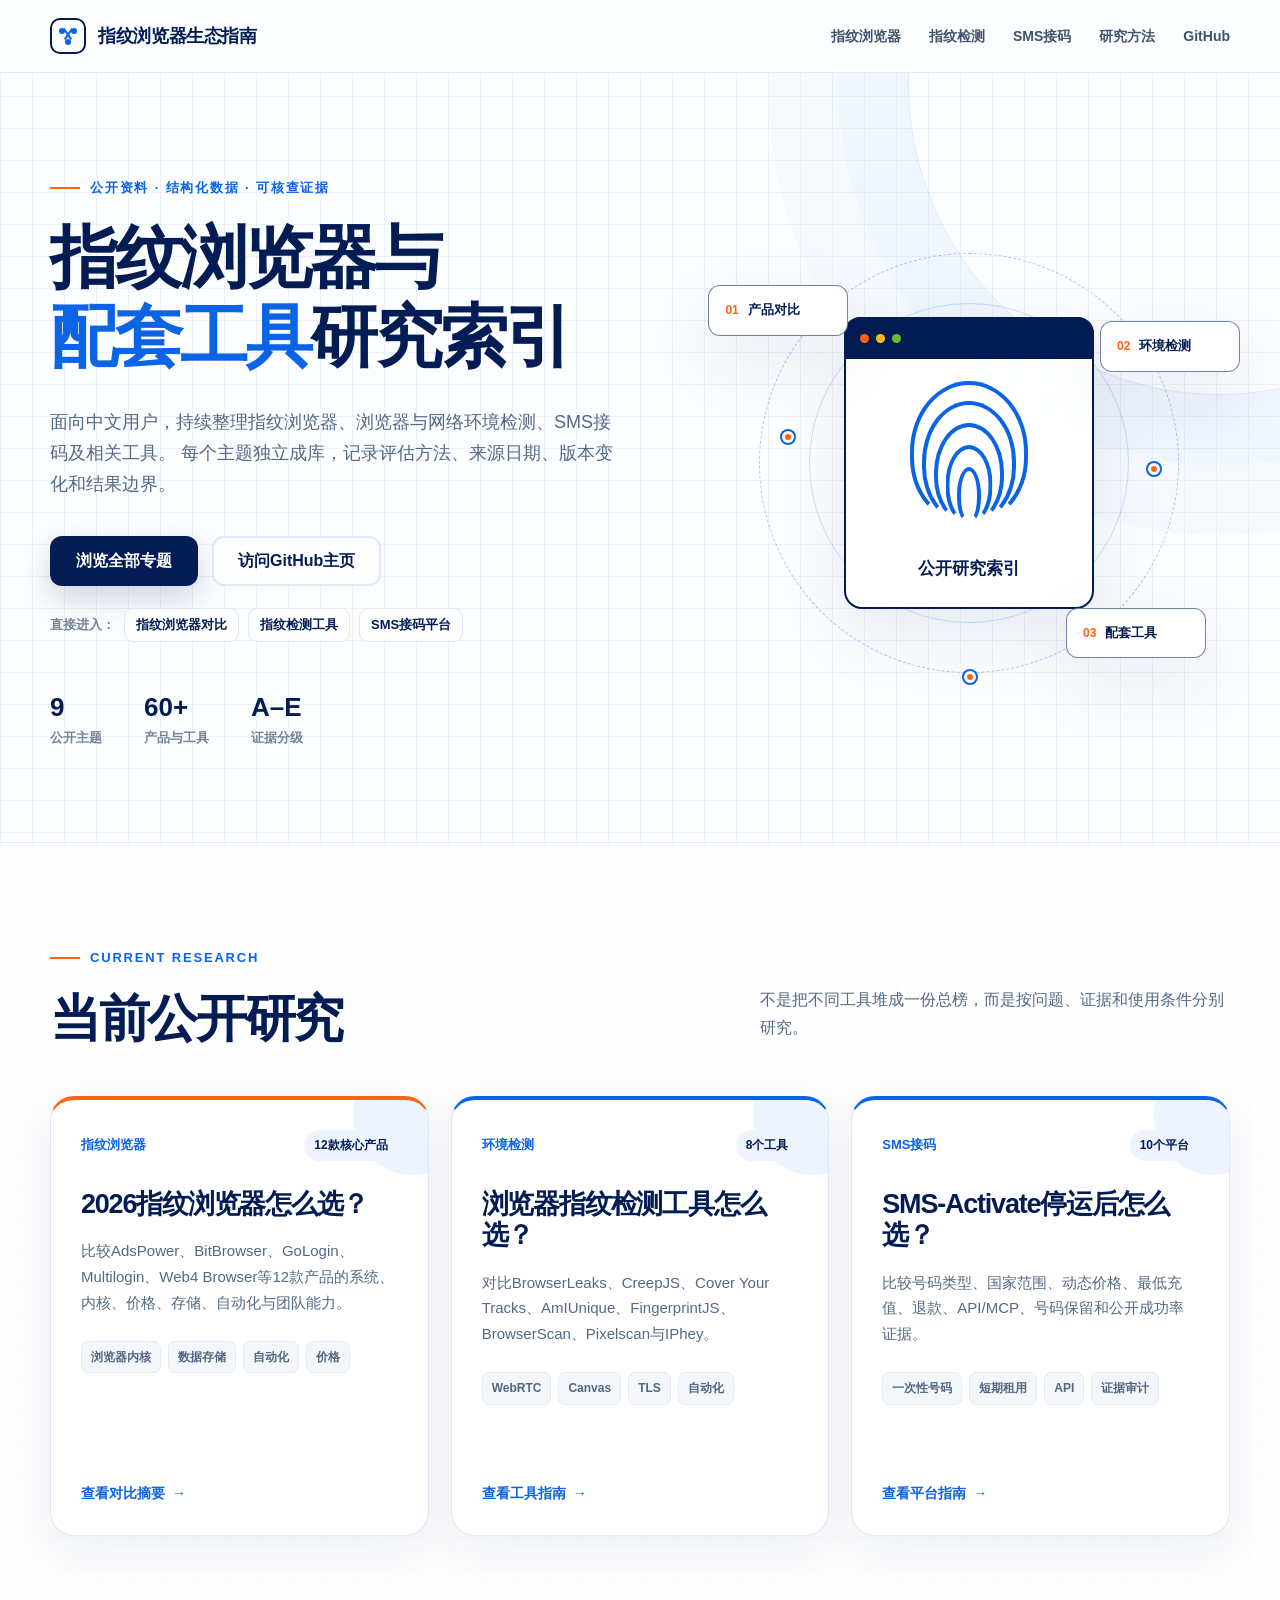
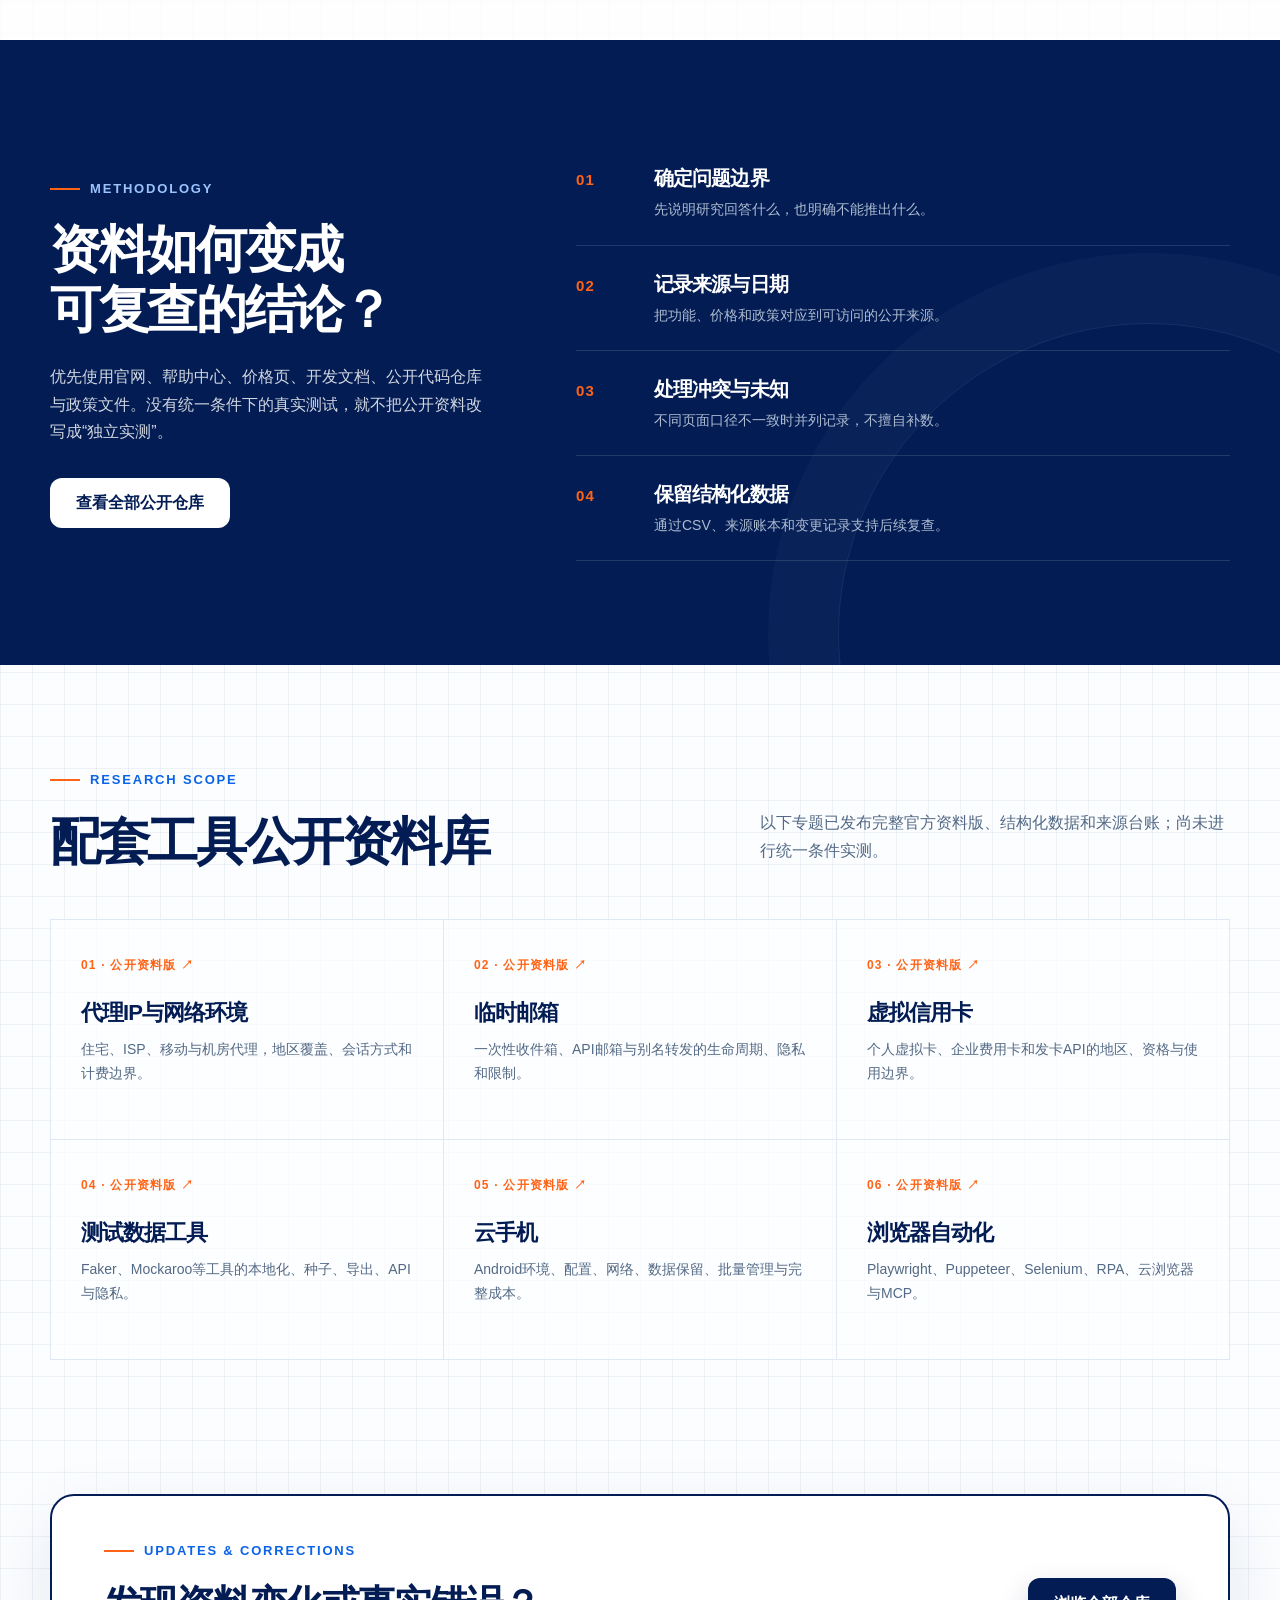
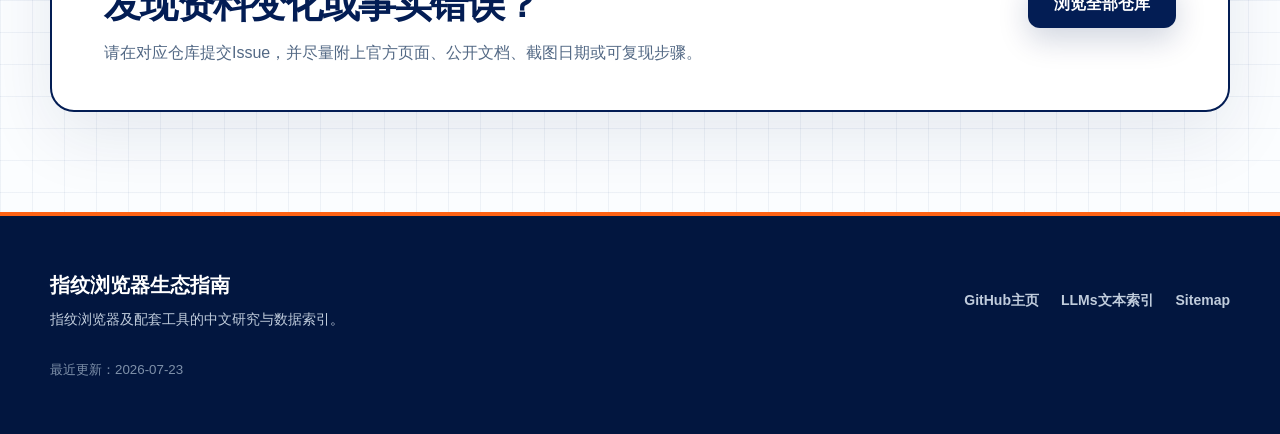
<file: index.html>
<!doctype html>
<html lang="zh-CN">
<head>
  <meta charset="utf-8">
  <meta name="viewport" content="width=device-width, initial-scale=1">
  <title>指纹浏览器与配套工具研究索引｜指纹浏览器生态指南</title>
  <meta name="description" content="面向中文用户的指纹浏览器及配套工具研究索引，涵盖指纹浏览器对比、浏览器指纹检测、代理IP、SMS接码、临时邮箱、虚拟信用卡、测试数据和浏览器自动化。">
  <meta name="robots" content="index,follow,max-image-preview:large">
  <meta name="author" content="指纹浏览器生态指南">
  <link rel="canonical" href="https://fingerprint-browser-guide.github.io/">
  <link rel="icon" href="/assets/favicon.svg" type="image/svg+xml">
  <link rel="manifest" href="/site.webmanifest">

  <meta property="og:type" content="website">
  <meta property="og:locale" content="zh_CN">
  <meta property="og:site_name" content="指纹浏览器生态指南">
  <meta property="og:title" content="指纹浏览器工具生态指南">
  <meta property="og:description" content="指纹浏览器、浏览器指纹检测、SMS接码及相关工具的中文研究、对比指南与公开数据索引。">
  <meta property="og:url" content="https://fingerprint-browser-guide.github.io/">
  <meta property="og:image" content="https://fingerprint-browser-guide.github.io/assets/research-hub-social-preview-v2.png">
  <meta property="og:image:alt" content="指纹浏览器工具生态研究索引">

  <meta name="twitter:card" content="summary_large_image">
  <meta name="twitter:title" content="指纹浏览器工具生态指南">
  <meta name="twitter:description" content="指纹浏览器及配套工具的中文研究、对比指南与公开数据索引。">
  <meta name="twitter:image" content="https://fingerprint-browser-guide.github.io/assets/research-hub-social-preview-v2.png">

  <link rel="stylesheet" href="/styles.css">

  <script type="application/ld+json">
  {
    "@context": "https://schema.org",
    "@type": "CollectionPage",
    "name": "指纹浏览器工具生态指南",
    "description": "面向中文用户的指纹浏览器及配套工具研究、对比指南与公开数据索引。",
    "url": "https://fingerprint-browser-guide.github.io/",
    "inLanguage": "zh-CN",
    "dateModified": "2026-07-23",
    "author": {
      "@type": "Organization",
      "name": "指纹浏览器生态指南",
      "url": "https://github.com/fingerprint-browser-guide"
    },
    "mainEntity": {
      "@type": "ItemList",
      "numberOfItems": 3,
      "itemListElement": [
        {
          "@type": "ListItem",
          "position": 1,
          "name": "2026指纹浏览器怎么选？12款防关联浏览器对比",
          "url": "https://fingerprint-browser-guide.github.io/fingerprint-browser/"
        },
        {
          "@type": "ListItem",
          "position": 2,
          "name": "浏览器指纹检测工具怎么选？8个工具对比",
          "url": "https://fingerprint-browser-guide.github.io/browser-fingerprint-checkers/"
        },
        {
          "@type": "ListItem",
          "position": 3,
          "name": "2026年SMS接码平台怎么选？10个平台对比",
          "url": "https://fingerprint-browser-guide.github.io/sms-verification-platforms/"
        }
      ]
    }
  }
  </script>
</head>
<body>
  <a class="skip-link" href="#main">跳到主要内容</a>

  <header class="site-header">
    <nav class="nav shell" aria-label="主导航">
      <a class="brand" href="/" aria-label="指纹浏览器生态指南首页">
        <span class="brand-mark" aria-hidden="true">
          <span></span><span></span><span></span>
        </span>
        <span>指纹浏览器生态指南</span>
      </a>
      <div class="nav-links">
        <a href="/fingerprint-browser/">指纹浏览器</a>
        <a href="/browser-fingerprint-checkers/">指纹检测</a>
        <a href="/sms-verification-platforms/">SMS接码</a>
        <a href="#method">研究方法</a>
        <a href="https://github.com/fingerprint-browser-guide" rel="me">GitHub</a>
      </div>
    </nav>
  </header>

  <main id="main">
    <section class="hero">
      <div class="shell hero-grid">
        <div class="hero-copy">
          <p class="eyebrow"><span></span>公开资料 · 结构化数据 · 可核查证据</p>
          <h1>指纹浏览器与<br><em>配套工具</em>研究索引</h1>
          <p class="hero-intro">
            面向中文用户，持续整理指纹浏览器、浏览器与网络环境检测、SMS接码及相关工具。
            每个主题独立成库，记录评估方法、来源日期、版本变化和结果边界。
          </p>
          <div class="hero-actions">
            <a class="button button-primary" href="#projects">浏览全部专题</a>
            <a class="button button-secondary" href="https://github.com/fingerprint-browser-guide">访问GitHub主页</a>
          </div>
          <nav class="topic-quicklinks" aria-label="专题页面快捷入口">
            <span>直接进入：</span>
            <a href="/fingerprint-browser/">指纹浏览器对比</a>
            <a href="/browser-fingerprint-checkers/">指纹检测工具</a>
            <a href="/sms-verification-platforms/">SMS接码平台</a>
          </nav>
          <dl class="metrics" aria-label="项目概况">
            <div><dt>9</dt><dd>公开主题</dd></div>
            <div><dt>60+</dt><dd>产品与工具</dd></div>
            <div><dt>A–E</dt><dd>证据分级</dd></div>
          </dl>
        </div>

        <div class="hero-visual" aria-label="浏览器工具生态关系示意图">
          <div class="orbit orbit-one"></div>
          <div class="orbit orbit-two"></div>
          <div class="visual-card visual-main">
            <div class="browser-bar"><i></i><i></i><i></i></div>
            <div class="fingerprint" aria-hidden="true">
              <span class="fp fp-1"></span>
              <span class="fp fp-2"></span>
              <span class="fp fp-3"></span>
              <span class="fp fp-4"></span>
              <span class="fp fp-5"></span>
            </div>
            <strong>公开研究索引</strong>
          </div>
          <div class="satellite sat-one"><b>01</b><span>产品对比</span></div>
          <div class="satellite sat-two"><b>02</b><span>环境检测</span></div>
          <div class="satellite sat-three"><b>03</b><span>配套工具</span></div>
          <span class="node node-one"></span>
          <span class="node node-two"></span>
          <span class="node node-three"></span>
        </div>
      </div>
    </section>

    <section class="section projects" id="projects">
      <div class="shell">
        <div class="section-heading">
          <div>
            <p class="eyebrow"><span></span>Current research</p>
            <h2>当前公开研究</h2>
          </div>
          <p>不是把不同工具堆成一份总榜，而是按问题、证据和使用条件分别研究。</p>
        </div>

        <div class="project-grid">
          <article class="project-card featured">
            <div class="card-topline"><span>指纹浏览器</span><b>12款核心产品</b></div>
            <h3><a href="/fingerprint-browser/">2026指纹浏览器怎么选？</a></h3>
            <p>比较AdsPower、BitBrowser、GoLogin、Multilogin、Web4 Browser等12款产品的系统、内核、价格、存储、自动化与团队能力。</p>
            <ul class="tag-list" aria-label="主要研究维度">
              <li>浏览器内核</li><li>数据存储</li><li>自动化</li><li>价格</li>
            </ul>
            <a class="text-link" href="/fingerprint-browser/">查看对比摘要 <span>→</span></a>
          </article>

          <article class="project-card">
            <div class="card-topline"><span>环境检测</span><b>8个工具</b></div>
            <h3><a href="/browser-fingerprint-checkers/">浏览器指纹检测工具怎么选？</a></h3>
            <p>对比BrowserLeaks、CreepJS、Cover Your Tracks、AmIUnique、FingerprintJS、BrowserScan、Pixelscan与IPhey。</p>
            <ul class="tag-list" aria-label="主要研究维度">
              <li>WebRTC</li><li>Canvas</li><li>TLS</li><li>自动化</li>
            </ul>
            <a class="text-link" href="/browser-fingerprint-checkers/">查看工具指南 <span>→</span></a>
          </article>

          <article class="project-card">
            <div class="card-topline"><span>SMS接码</span><b>10个平台</b></div>
            <h3><a href="/sms-verification-platforms/">SMS-Activate停运后怎么选？</a></h3>
            <p>比较号码类型、国家范围、动态价格、最低充值、退款、API/MCP、号码保留和公开成功率证据。</p>
            <ul class="tag-list" aria-label="主要研究维度">
              <li>一次性号码</li><li>短期租用</li><li>API</li><li>证据审计</li>
            </ul>
            <a class="text-link" href="/sms-verification-platforms/">查看平台指南 <span>→</span></a>
          </article>
        </div>
      </div>
    </section>

    <section class="section method" id="method">
      <div class="shell method-grid">
        <div class="method-copy">
          <p class="eyebrow light"><span></span>Methodology</p>
          <h2>资料如何变成<br>可复查的结论？</h2>
          <p>优先使用官网、帮助中心、价格页、开发文档、公开代码仓库与政策文件。没有统一条件下的真实测试，就不把公开资料改写成“独立实测”。</p>
          <a class="button button-light" href="https://github.com/fingerprint-browser-guide">查看全部公开仓库</a>
        </div>
        <ol class="method-steps">
          <li><b>01</b><div><h3>确定问题边界</h3><p>先说明研究回答什么，也明确不能推出什么。</p></div></li>
          <li><b>02</b><div><h3>记录来源与日期</h3><p>把功能、价格和政策对应到可访问的公开来源。</p></div></li>
          <li><b>03</b><div><h3>处理冲突与未知</h3><p>不同页面口径不一致时并列记录，不擅自补数。</p></div></li>
          <li><b>04</b><div><h3>保留结构化数据</h3><p>通过CSV、来源账本和变更记录支持后续复查。</p></div></li>
        </ol>
      </div>
    </section>

    <section class="section scope" id="scope">
      <div class="shell">
        <div class="section-heading">
          <div>
            <p class="eyebrow"><span></span>Research scope</p>
            <h2>配套工具公开资料库</h2>
          </div>
          <p>以下专题已发布完整官方资料版、结构化数据和来源台账；尚未进行统一条件实测。</p>
        </div>
        <div class="scope-grid">
          <a href="https://github.com/fingerprint-browser-guide/proxy-ip-services"><span>01 · 公开资料版 ↗</span><h3>代理IP与网络环境</h3><p>住宅、ISP、移动与机房代理，地区覆盖、会话方式和计费边界。</p></a>
          <a href="https://github.com/fingerprint-browser-guide/temporary-email-services"><span>02 · 公开资料版 ↗</span><h3>临时邮箱</h3><p>一次性收件箱、API邮箱与别名转发的生命周期、隐私和限制。</p></a>
          <a href="https://github.com/fingerprint-browser-guide/virtual-credit-card-platforms"><span>03 · 公开资料版 ↗</span><h3>虚拟信用卡</h3><p>个人虚拟卡、企业费用卡和发卡API的地区、资格与使用边界。</p></a>
          <a href="https://github.com/fingerprint-browser-guide/random-data-generators"><span>04 · 公开资料版 ↗</span><h3>测试数据工具</h3><p>Faker、Mockaroo等工具的本地化、种子、导出、API与隐私。</p></a>
          <a href="https://github.com/fingerprint-browser-guide/cloud-phone-platforms"><span>05 · 公开资料版 ↗</span><h3>云手机</h3><p>Android环境、配置、网络、数据保留、批量管理与完整成本。</p></a>
          <a href="https://github.com/fingerprint-browser-guide/browser-automation-tools"><span>06 · 公开资料版 ↗</span><h3>浏览器自动化</h3><p>Playwright、Puppeteer、Selenium、RPA、云浏览器与MCP。</p></a>
        </div>
      </div>
    </section>

    <section class="closing">
      <div class="shell closing-inner">
        <div>
          <p class="eyebrow"><span></span>Updates & corrections</p>
          <h2>发现资料变化或事实错误？</h2>
          <p>请在对应仓库提交Issue，并尽量附上官方页面、公开文档、截图日期或可复现步骤。</p>
        </div>
        <a class="button button-primary" href="https://github.com/fingerprint-browser-guide?tab=repositories">浏览全部仓库</a>
      </div>
    </section>
  </main>

  <footer class="site-footer">
    <div class="shell footer-inner">
      <div>
        <strong>指纹浏览器生态指南</strong>
        <p>指纹浏览器及配套工具的中文研究与数据索引。</p>
      </div>
      <div class="footer-links">
        <a href="https://github.com/fingerprint-browser-guide">GitHub主页</a>
        <a href="/llms.txt">LLMs文本索引</a>
        <a href="/sitemap.xml">Sitemap</a>
      </div>
      <small>最近更新：2026-07-23</small>
    </div>
  </footer>
</body>
</html>
</file>
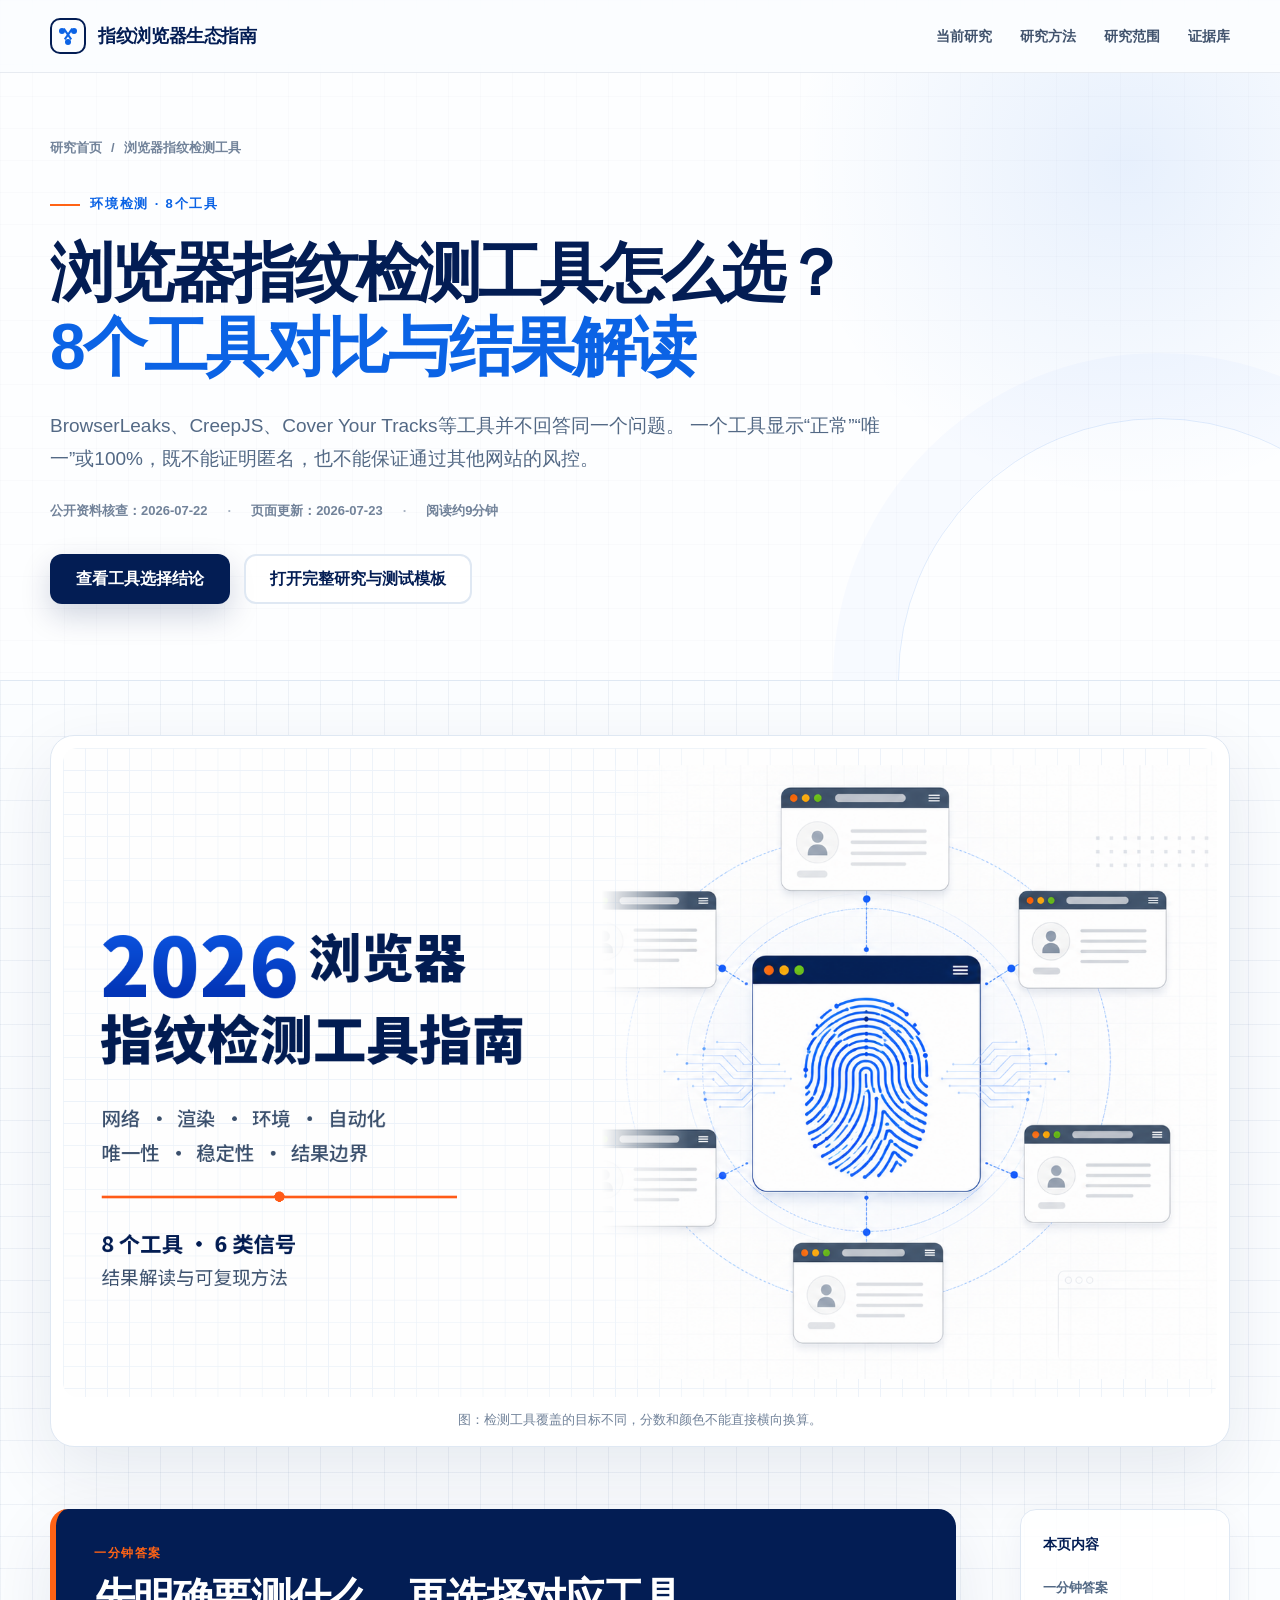
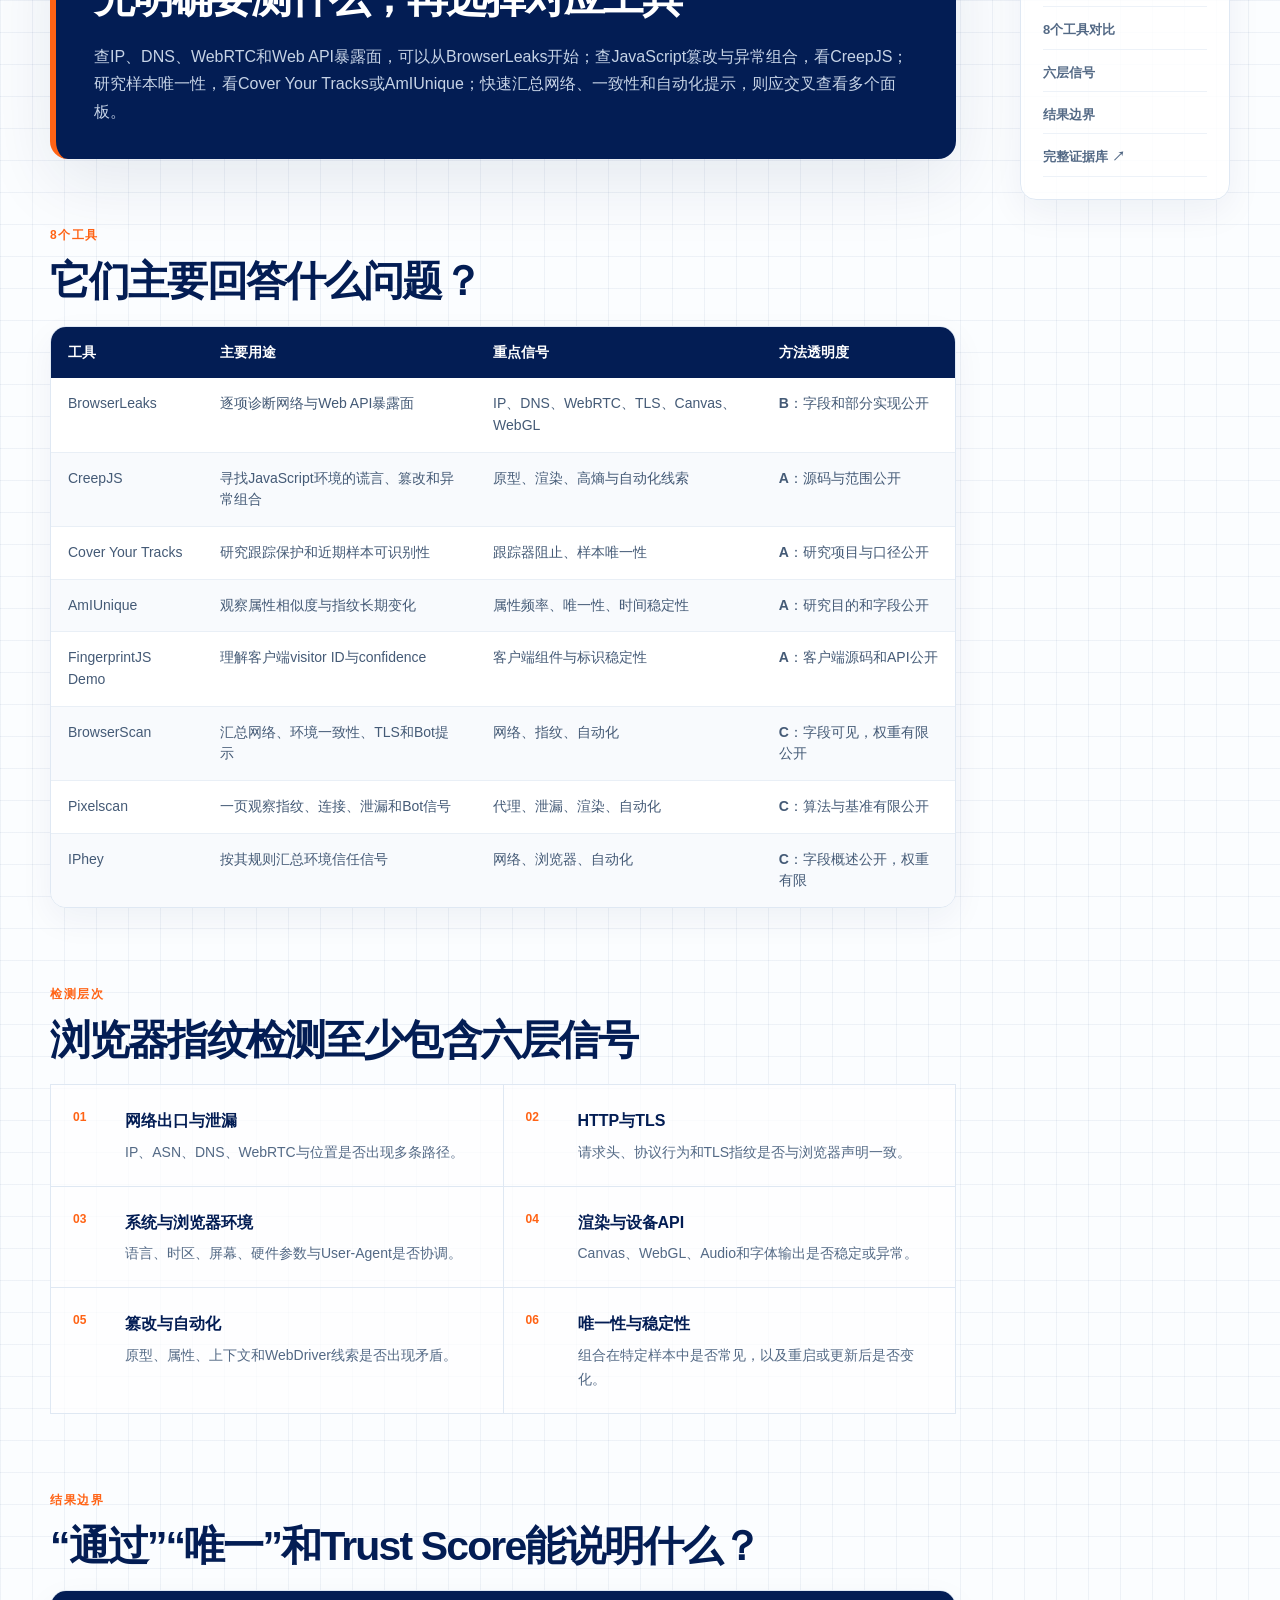
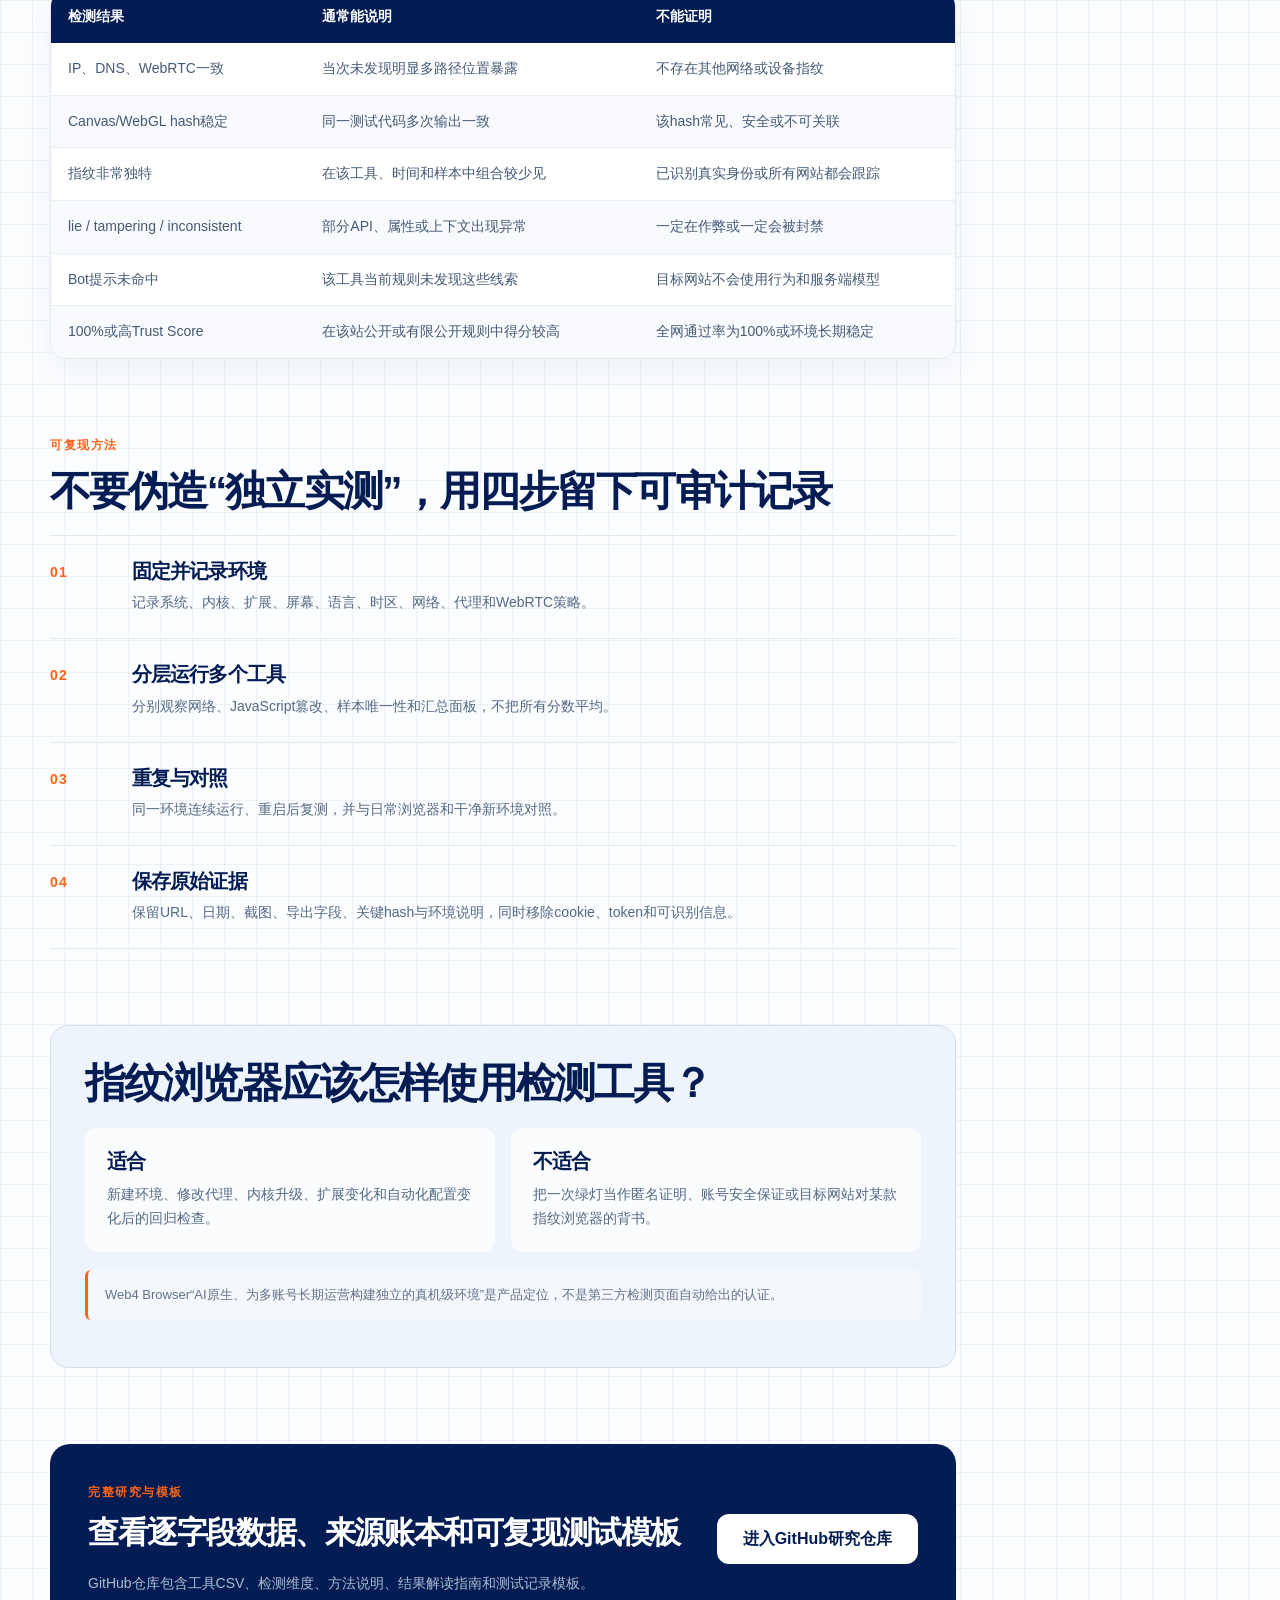
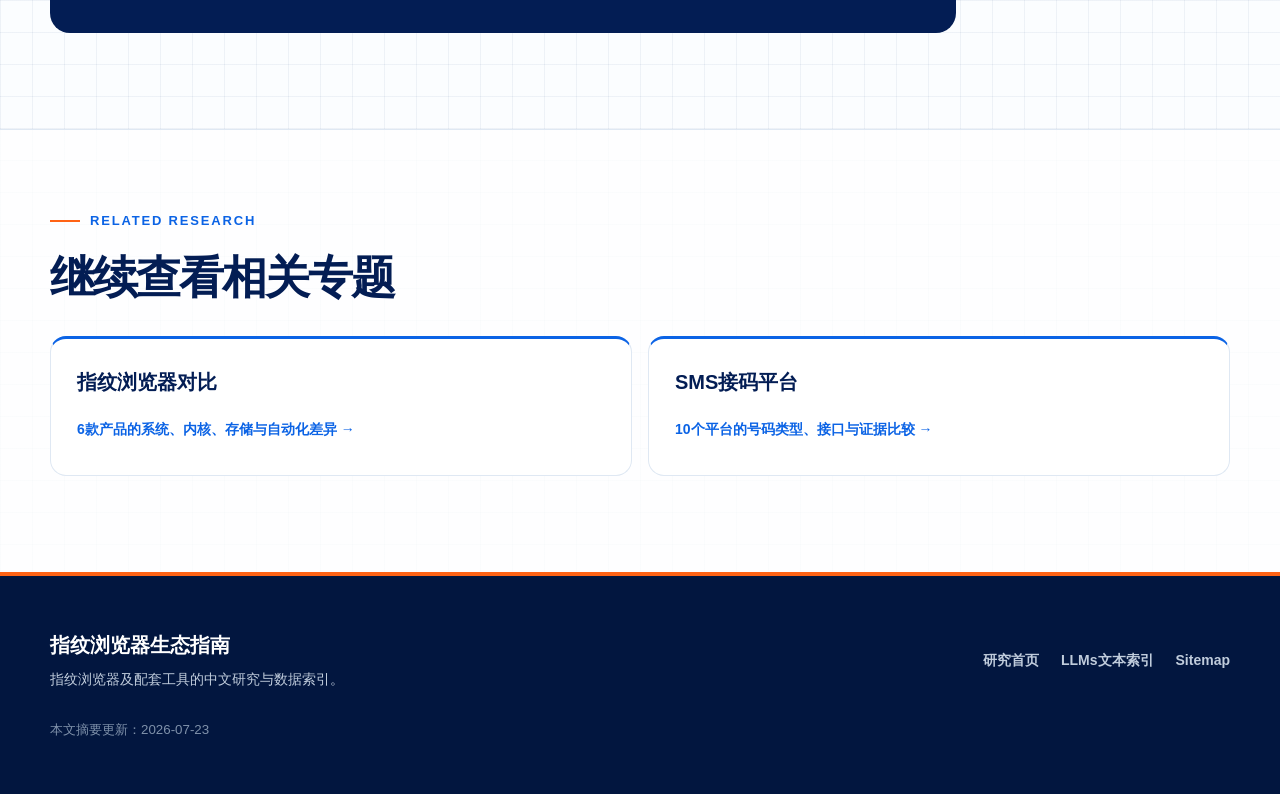
<file: browser-fingerprint-checkers/index.html>
<!doctype html>
<html lang="zh-CN">
<head>
  <meta charset="utf-8">
  <meta name="viewport" content="width=device-width, initial-scale=1">
  <title>浏览器指纹检测工具怎么选？8个工具对比与结果解读｜指纹浏览器生态指南</title>
  <meta name="description" content="对比BrowserLeaks、CreepJS、Cover Your Tracks、AmIUnique、FingerprintJS、BrowserScan、Pixelscan与IPhey，解释网络泄漏、渲染指纹、唯一性、篡改和自动化结果应如何解读。">
  <meta name="robots" content="index,follow,max-image-preview:large">
  <meta name="author" content="指纹浏览器生态指南">
  <link rel="canonical" href="https://fingerprint-browser-guide.github.io/browser-fingerprint-checkers/">
  <link rel="icon" href="/assets/favicon.svg" type="image/svg+xml">
  <link rel="stylesheet" href="/styles.css">

  <meta property="og:type" content="article">
  <meta property="og:locale" content="zh_CN">
  <meta property="og:site_name" content="指纹浏览器生态指南">
  <meta property="og:title" content="浏览器指纹检测工具怎么选？8个工具对比与结果解读">
  <meta property="og:description" content="不同检测工具回答的问题不同。先确定测试目标，再看原始字段、重复结果和方法透明度。">
  <meta property="og:url" content="https://fingerprint-browser-guide.github.io/browser-fingerprint-checkers/">
  <meta property="og:image" content="https://fingerprint-browser-guide.github.io/assets/browser-fingerprint-checkers-cover.png">
  <meta property="og:image:width" content="1672">
  <meta property="og:image:height" content="941">
  <meta property="og:image:alt" content="浏览器指纹检测工具指南，比较网络泄漏、渲染指纹、环境一致性、唯一性和自动化信号">
  <meta name="twitter:card" content="summary_large_image">
  <meta name="twitter:title" content="浏览器指纹检测工具怎么选？8个工具对比">
  <meta name="twitter:description" content="BrowserLeaks、CreepJS等8个检测工具分别测什么，以及结果不能证明什么。">
  <meta name="twitter:image" content="https://fingerprint-browser-guide.github.io/assets/browser-fingerprint-checkers-cover.png">

  <script type="application/ld+json">
  {
    "@context": "https://schema.org",
    "@type": "TechArticle",
    "headline": "2026浏览器指纹检测工具怎么选？BrowserLeaks、CreepJS等8个工具对比与结果解读",
    "description": "比较8个浏览器指纹检测工具的目标、信号、结果边界与方法透明度。",
    "image": "https://fingerprint-browser-guide.github.io/assets/browser-fingerprint-checkers-cover.png",
    "datePublished": "2026-07-22",
    "dateModified": "2026-07-23",
    "inLanguage": "zh-CN",
    "author": {
      "@type": "Organization",
      "name": "指纹浏览器生态指南",
      "url": "https://github.com/fingerprint-browser-guide"
    },
    "mainEntityOfPage": "https://fingerprint-browser-guide.github.io/browser-fingerprint-checkers/",
    "isPartOf": {
      "@type": "CollectionPage",
      "name": "指纹浏览器工具生态指南",
      "url": "https://fingerprint-browser-guide.github.io/"
    },
    "about": [
      {"@type": "Thing", "name": "浏览器指纹检测"},
      {"@type": "Thing", "name": "Canvas指纹"},
      {"@type": "Thing", "name": "WebRTC泄漏"}
    ],
    "citation": "https://github.com/fingerprint-browser-guide/browser-fingerprint-checkers"
  }
  </script>
  <script type="application/ld+json">
  {
    "@context": "https://schema.org",
    "@type": "BreadcrumbList",
    "itemListElement": [
      {"@type": "ListItem", "position": 1, "name": "研究首页", "item": "https://fingerprint-browser-guide.github.io/"},
      {"@type": "ListItem", "position": 2, "name": "浏览器指纹检测工具", "item": "https://fingerprint-browser-guide.github.io/browser-fingerprint-checkers/"}
    ]
  }
  </script>
</head>
<body>
  <a class="skip-link" href="#main">跳到主要内容</a>

  <header class="site-header">
    <nav class="nav shell" aria-label="主导航">
      <a class="brand" href="/" aria-label="指纹浏览器生态指南首页">
        <span class="brand-mark" aria-hidden="true"><span></span><span></span><span></span></span>
        <span>指纹浏览器生态指南</span>
      </a>
      <div class="nav-links">
        <a href="/#projects">当前研究</a>
        <a href="/#method">研究方法</a>
        <a href="/#scope">研究范围</a>
        <a href="https://github.com/fingerprint-browser-guide/browser-fingerprint-checkers">证据库</a>
      </div>
    </nav>
  </header>

  <main id="main">
    <article>
      <header class="article-hero">
        <div class="shell">
          <nav class="breadcrumb" aria-label="面包屑">
            <a href="/">研究首页</a><span>/</span><span aria-current="page">浏览器指纹检测工具</span>
          </nav>
          <p class="eyebrow"><span></span>环境检测 · 8个工具</p>
          <h1>浏览器指纹检测工具怎么选？<br><em>8个工具对比与结果解读</em></h1>
          <p class="article-lead">
            BrowserLeaks、CreepJS、Cover Your Tracks等工具并不回答同一个问题。
            一个工具显示“正常”“唯一”或100%，既不能证明匿名，也不能保证通过其他网站的风控。
          </p>
          <div class="article-meta">
            <span>公开资料核查：2026-07-22</span>
            <span>页面更新：2026-07-23</span>
            <span>阅读约9分钟</span>
          </div>
          <div class="hero-actions">
            <a class="button button-primary" href="#quick-answer">查看工具选择结论</a>
            <a class="button button-secondary" href="https://github.com/fingerprint-browser-guide/browser-fingerprint-checkers">打开完整研究与测试模板</a>
          </div>
        </div>
      </header>

      <div class="shell article-shell">
        <figure class="article-cover">
          <img src="/assets/browser-fingerprint-checkers-cover.png" width="1672" height="941"
               alt="浏览器指纹检测工具指南，比较网络泄漏、渲染指纹、环境一致性、唯一性和自动化信号">
          <figcaption>图：检测工具覆盖的目标不同，分数和颜色不能直接横向换算。</figcaption>
        </figure>

        <div class="article-layout">
          <div class="article-content">
            <section class="answer-card" id="quick-answer">
              <p class="answer-label">一分钟答案</p>
              <h2>先明确要测什么，再选择对应工具</h2>
              <p>
                查IP、DNS、WebRTC和Web API暴露面，可以从BrowserLeaks开始；查JavaScript篡改与异常组合，看CreepJS；
                研究样本唯一性，看Cover Your Tracks或AmIUnique；快速汇总网络、一致性和自动化提示，则应交叉查看多个面板。
              </p>
            </section>

            <section class="content-section" id="tools">
              <p class="section-kicker">8个工具</p>
              <h2>它们主要回答什么问题？</h2>
              <div class="table-wrap">
                <table>
                  <thead><tr><th>工具</th><th>主要用途</th><th>重点信号</th><th>方法透明度</th></tr></thead>
                  <tbody>
                    <tr><td>BrowserLeaks</td><td>逐项诊断网络与Web API暴露面</td><td>IP、DNS、WebRTC、TLS、Canvas、WebGL</td><td><b>B</b>：字段和部分实现公开</td></tr>
                    <tr><td>CreepJS</td><td>寻找JavaScript环境的谎言、篡改和异常组合</td><td>原型、渲染、高熵与自动化线索</td><td><b>A</b>：源码与范围公开</td></tr>
                    <tr><td>Cover Your Tracks</td><td>研究跟踪保护和近期样本可识别性</td><td>跟踪器阻止、样本唯一性</td><td><b>A</b>：研究项目与口径公开</td></tr>
                    <tr><td>AmIUnique</td><td>观察属性相似度与指纹长期变化</td><td>属性频率、唯一性、时间稳定性</td><td><b>A</b>：研究目的和字段公开</td></tr>
                    <tr><td>FingerprintJS Demo</td><td>理解客户端visitor ID与confidence</td><td>客户端组件与标识稳定性</td><td><b>A</b>：客户端源码和API公开</td></tr>
                    <tr><td>BrowserScan</td><td>汇总网络、环境一致性、TLS和Bot提示</td><td>网络、指纹、自动化</td><td><b>C</b>：字段可见，权重有限公开</td></tr>
                    <tr><td>Pixelscan</td><td>一页观察指纹、连接、泄漏和Bot信号</td><td>代理、泄漏、渲染、自动化</td><td><b>C</b>：算法与基准有限公开</td></tr>
                    <tr><td>IPhey</td><td>按其规则汇总环境信任信号</td><td>网络、浏览器、自动化</td><td><b>C</b>：字段概述公开，权重有限</td></tr>
                  </tbody>
                </table>
              </div>
            </section>

            <section class="content-section" id="layers">
              <p class="section-kicker">检测层次</p>
              <h2>浏览器指纹检测至少包含六层信号</h2>
              <div class="layer-list">
                <div><b>01</b><span><strong>网络出口与泄漏</strong>IP、ASN、DNS、WebRTC与位置是否出现多条路径。</span></div>
                <div><b>02</b><span><strong>HTTP与TLS</strong>请求头、协议行为和TLS指纹是否与浏览器声明一致。</span></div>
                <div><b>03</b><span><strong>系统与浏览器环境</strong>语言、时区、屏幕、硬件参数与User-Agent是否协调。</span></div>
                <div><b>04</b><span><strong>渲染与设备API</strong>Canvas、WebGL、Audio和字体输出是否稳定或异常。</span></div>
                <div><b>05</b><span><strong>篡改与自动化</strong>原型、属性、上下文和WebDriver线索是否出现矛盾。</span></div>
                <div><b>06</b><span><strong>唯一性与稳定性</strong>组合在特定样本中是否常见，以及重启或更新后是否变化。</span></div>
              </div>
            </section>

            <section class="content-section" id="results">
              <p class="section-kicker">结果边界</p>
              <h2>“通过”“唯一”和Trust Score能说明什么？</h2>
              <div class="table-wrap">
                <table>
                  <thead><tr><th>检测结果</th><th>通常能说明</th><th>不能证明</th></tr></thead>
                  <tbody>
                    <tr><td>IP、DNS、WebRTC一致</td><td>当次未发现明显多路径位置暴露</td><td>不存在其他网络或设备指纹</td></tr>
                    <tr><td>Canvas/WebGL hash稳定</td><td>同一测试代码多次输出一致</td><td>该hash常见、安全或不可关联</td></tr>
                    <tr><td>指纹非常独特</td><td>在该工具、时间和样本中组合较少见</td><td>已识别真实身份或所有网站都会跟踪</td></tr>
                    <tr><td>lie / tampering / inconsistent</td><td>部分API、属性或上下文出现异常</td><td>一定在作弊或一定会被封禁</td></tr>
                    <tr><td>Bot提示未命中</td><td>该工具当前规则未发现这些线索</td><td>目标网站不会使用行为和服务端模型</td></tr>
                    <tr><td>100%或高Trust Score</td><td>在该站公开或有限公开规则中得分较高</td><td>全网通过率为100%或环境长期稳定</td></tr>
                  </tbody>
                </table>
              </div>
            </section>

            <section class="content-section">
              <p class="section-kicker">可复现方法</p>
              <h2>不要伪造“独立实测”，用四步留下可审计记录</h2>
              <ol class="number-steps">
                <li><b>01</b><div><h3>固定并记录环境</h3><p>记录系统、内核、扩展、屏幕、语言、时区、网络、代理和WebRTC策略。</p></div></li>
                <li><b>02</b><div><h3>分层运行多个工具</h3><p>分别观察网络、JavaScript篡改、样本唯一性和汇总面板，不把所有分数平均。</p></div></li>
                <li><b>03</b><div><h3>重复与对照</h3><p>同一环境连续运行、重启后复测，并与日常浏览器和干净新环境对照。</p></div></li>
                <li><b>04</b><div><h3>保存原始证据</h3><p>保留URL、日期、截图、导出字段、关键hash与环境说明，同时移除cookie、token和可识别信息。</p></div></li>
              </ol>
            </section>

            <section class="boundary-card">
              <h2>指纹浏览器应该怎样使用检测工具？</h2>
              <div class="boundary-grid">
                <div><h3>适合</h3><p>新建环境、修改代理、内核升级、扩展变化和自动化配置变化后的回归检查。</p></div>
                <div><h3>不适合</h3><p>把一次绿灯当作匿名证明、账号安全保证或目标网站对某款指纹浏览器的背书。</p></div>
              </div>
              <p class="content-note">Web4 Browser“AI原生、为多账号长期运营构建独立的真机级环境”是产品定位，不是第三方检测页面自动给出的认证。</p>
            </section>

            <section class="source-cta">
              <div>
                <p class="section-kicker">完整研究与模板</p>
                <h2>查看逐字段数据、来源账本和可复现测试模板</h2>
                <p>GitHub仓库包含工具CSV、检测维度、方法说明、结果解读指南和测试记录模板。</p>
              </div>
              <a class="button button-light" href="https://github.com/fingerprint-browser-guide/browser-fingerprint-checkers">进入GitHub研究仓库</a>
            </section>
          </div>

          <aside class="article-aside" aria-label="页面导航">
            <strong>本页内容</strong>
            <a href="#quick-answer">一分钟答案</a>
            <a href="#tools">8个工具对比</a>
            <a href="#layers">六层信号</a>
            <a href="#results">结果边界</a>
            <a href="https://github.com/fingerprint-browser-guide/browser-fingerprint-checkers">完整证据库 ↗</a>
          </aside>
        </div>
      </div>
    </article>

    <section class="related">
      <div class="shell">
        <p class="eyebrow"><span></span>Related research</p>
        <h2>继续查看相关专题</h2>
        <div class="related-grid">
          <a href="/fingerprint-browser/"><b>指纹浏览器对比</b><span>6款产品的系统、内核、存储与自动化差异 →</span></a>
          <a href="/sms-verification-platforms/"><b>SMS接码平台</b><span>10个平台的号码类型、接口与证据比较 →</span></a>
        </div>
      </div>
    </section>
  </main>

  <footer class="site-footer">
    <div class="shell footer-inner">
      <div><strong>指纹浏览器生态指南</strong><p>指纹浏览器及配套工具的中文研究与数据索引。</p></div>
      <div class="footer-links"><a href="/">研究首页</a><a href="/llms.txt">LLMs文本索引</a><a href="/sitemap.xml">Sitemap</a></div>
      <small>本文摘要更新：2026-07-23</small>
    </div>
  </footer>
</body>
</html>
</file>
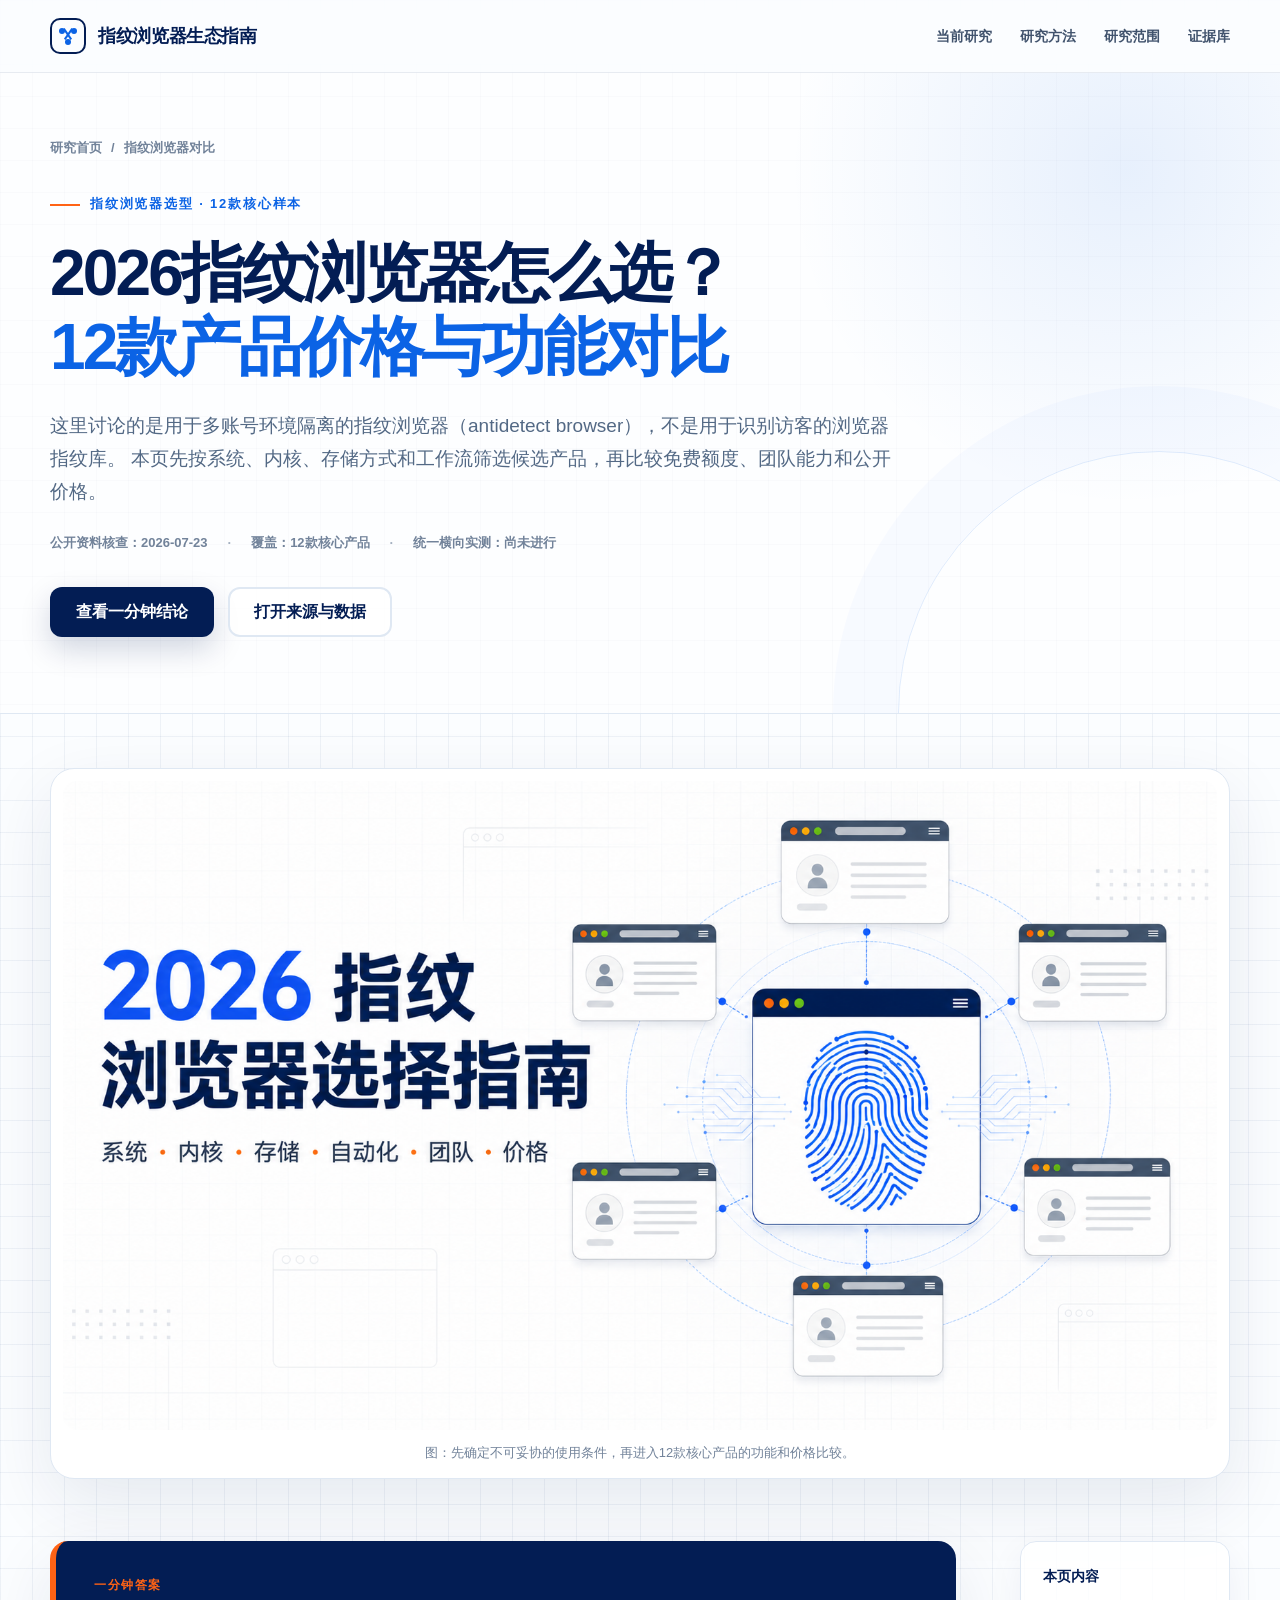
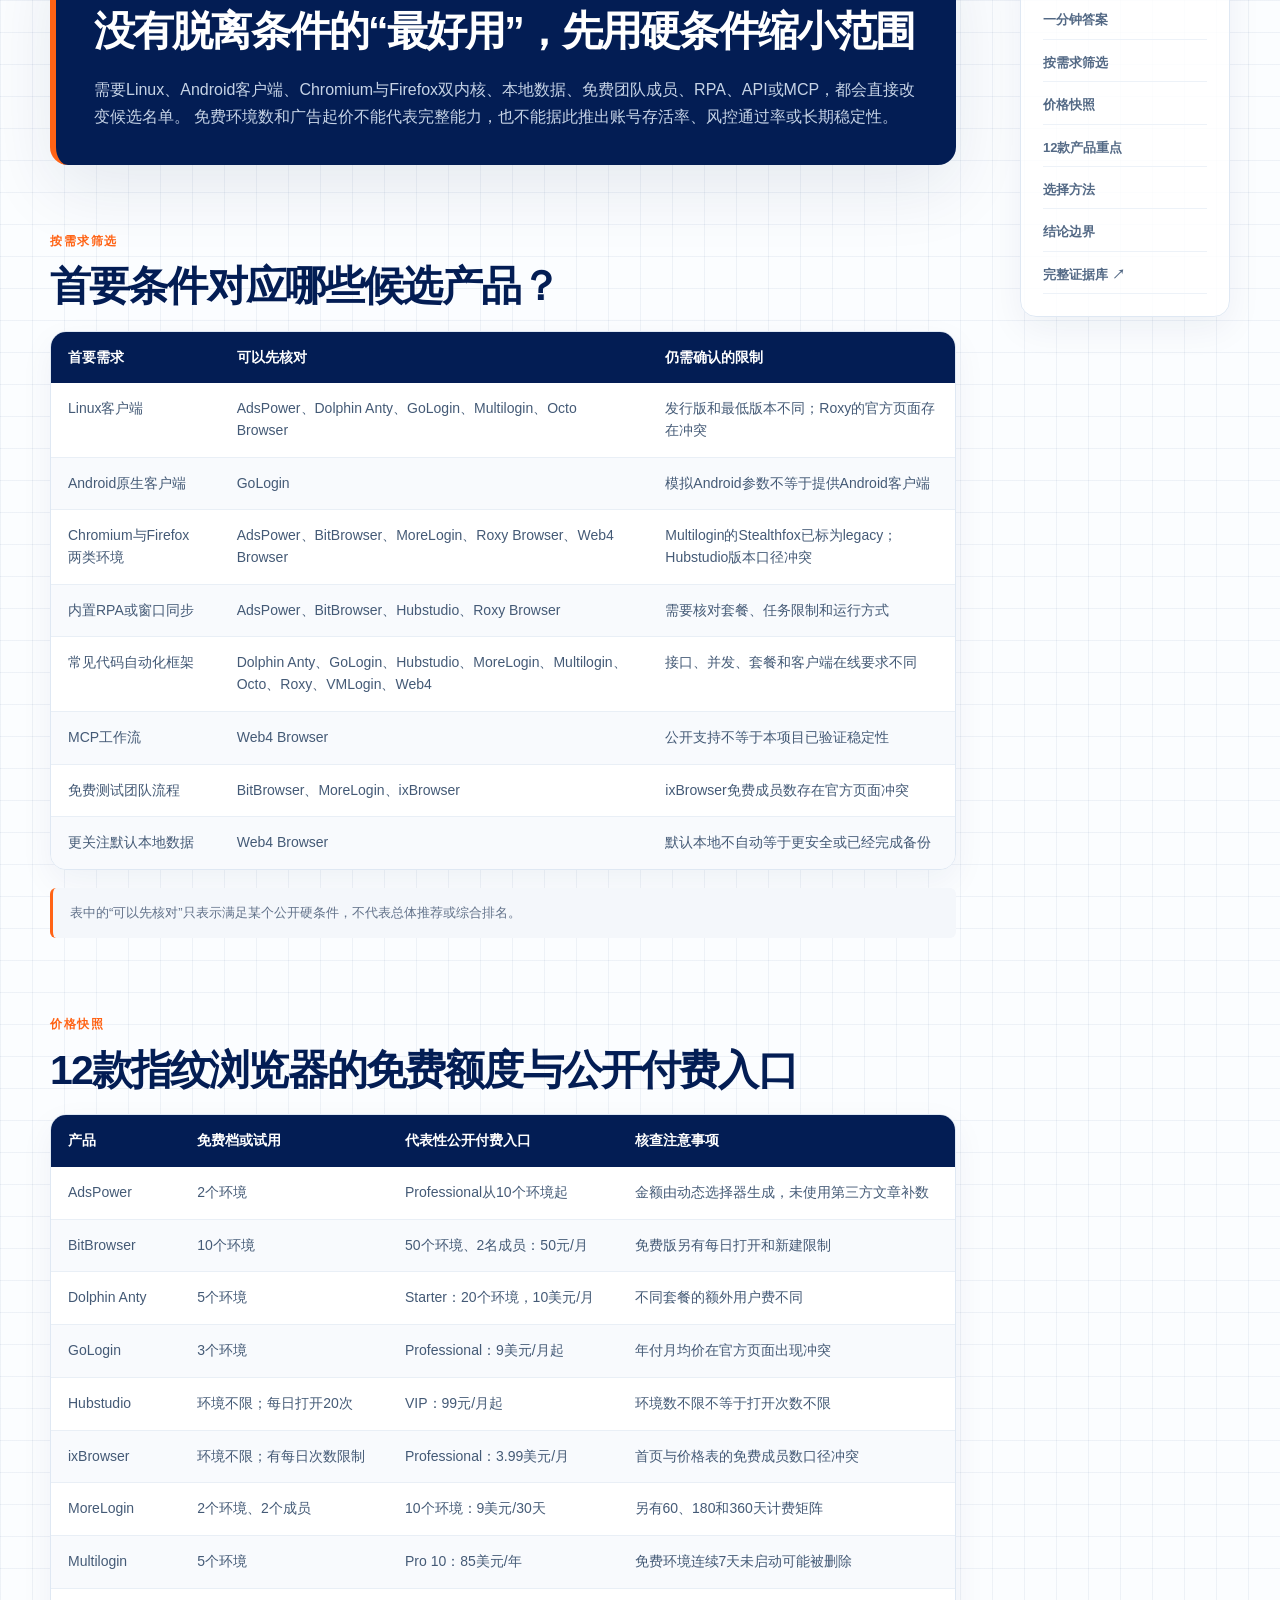
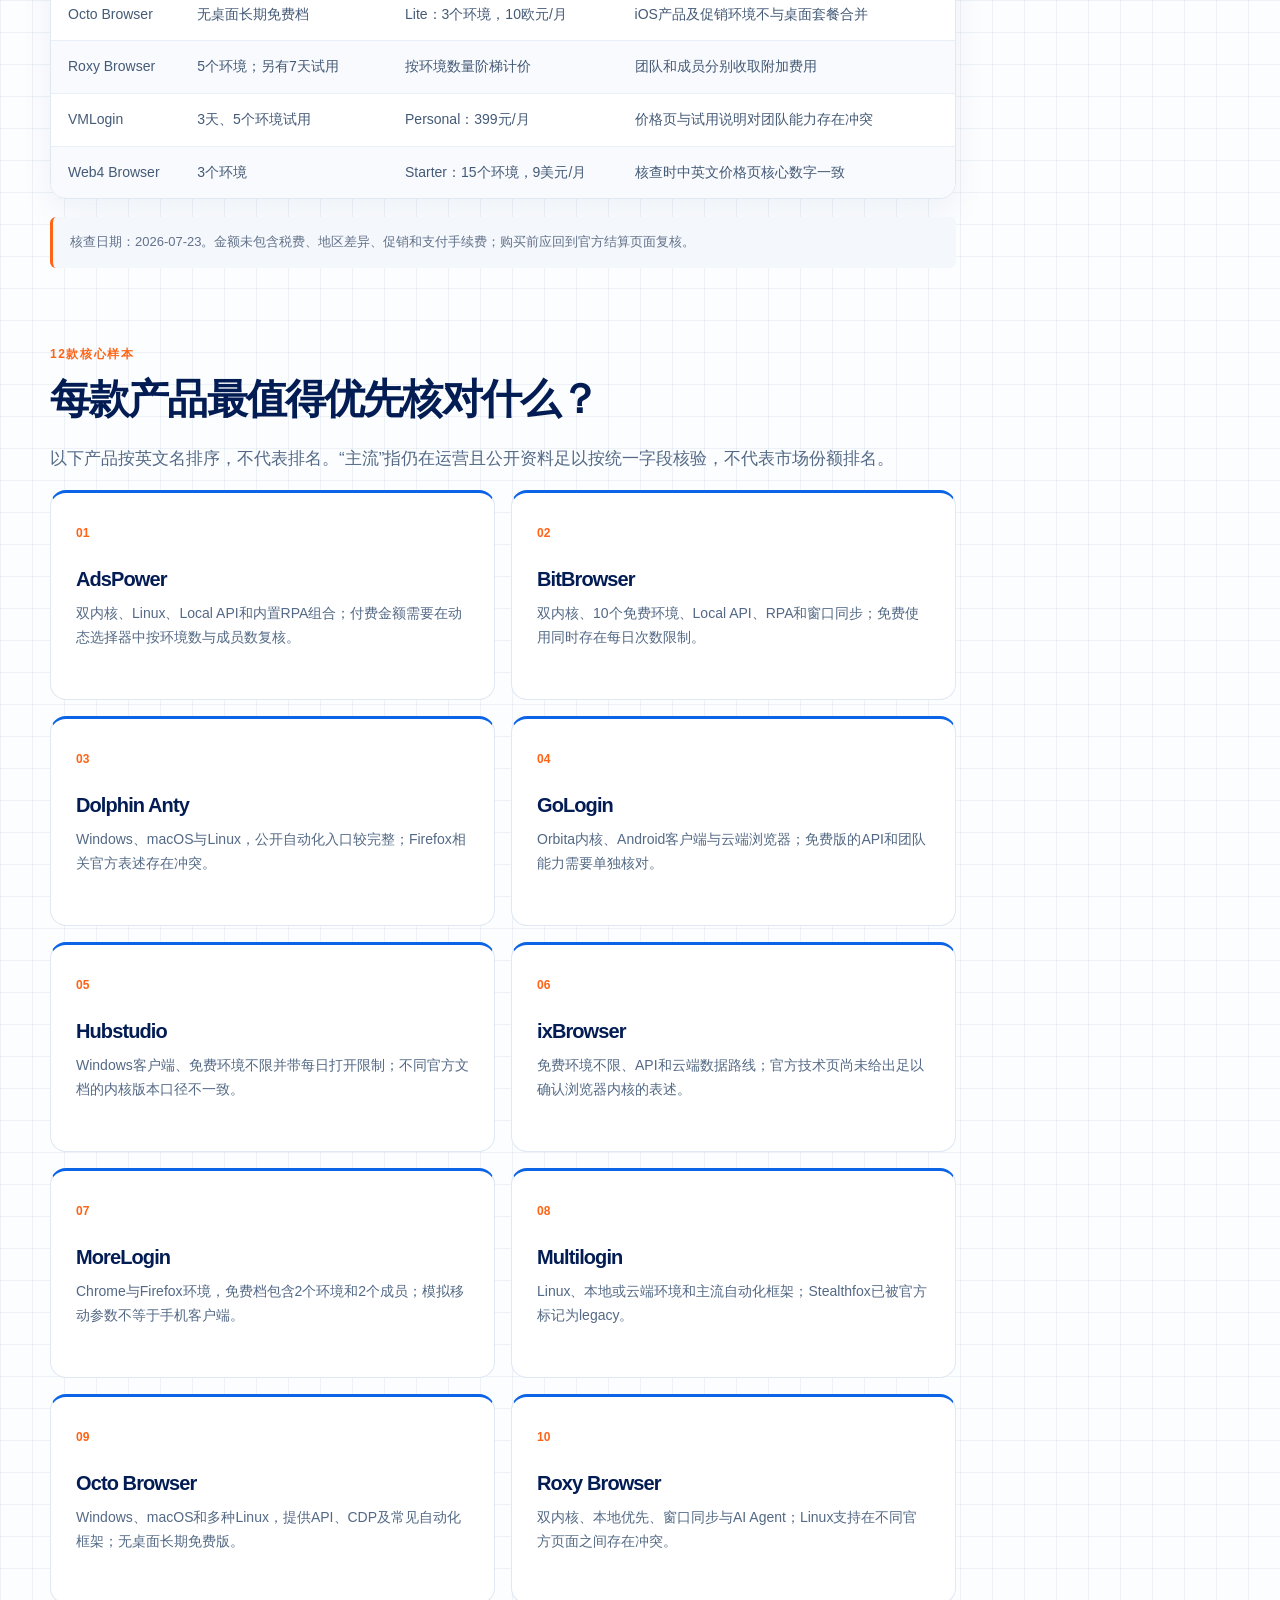
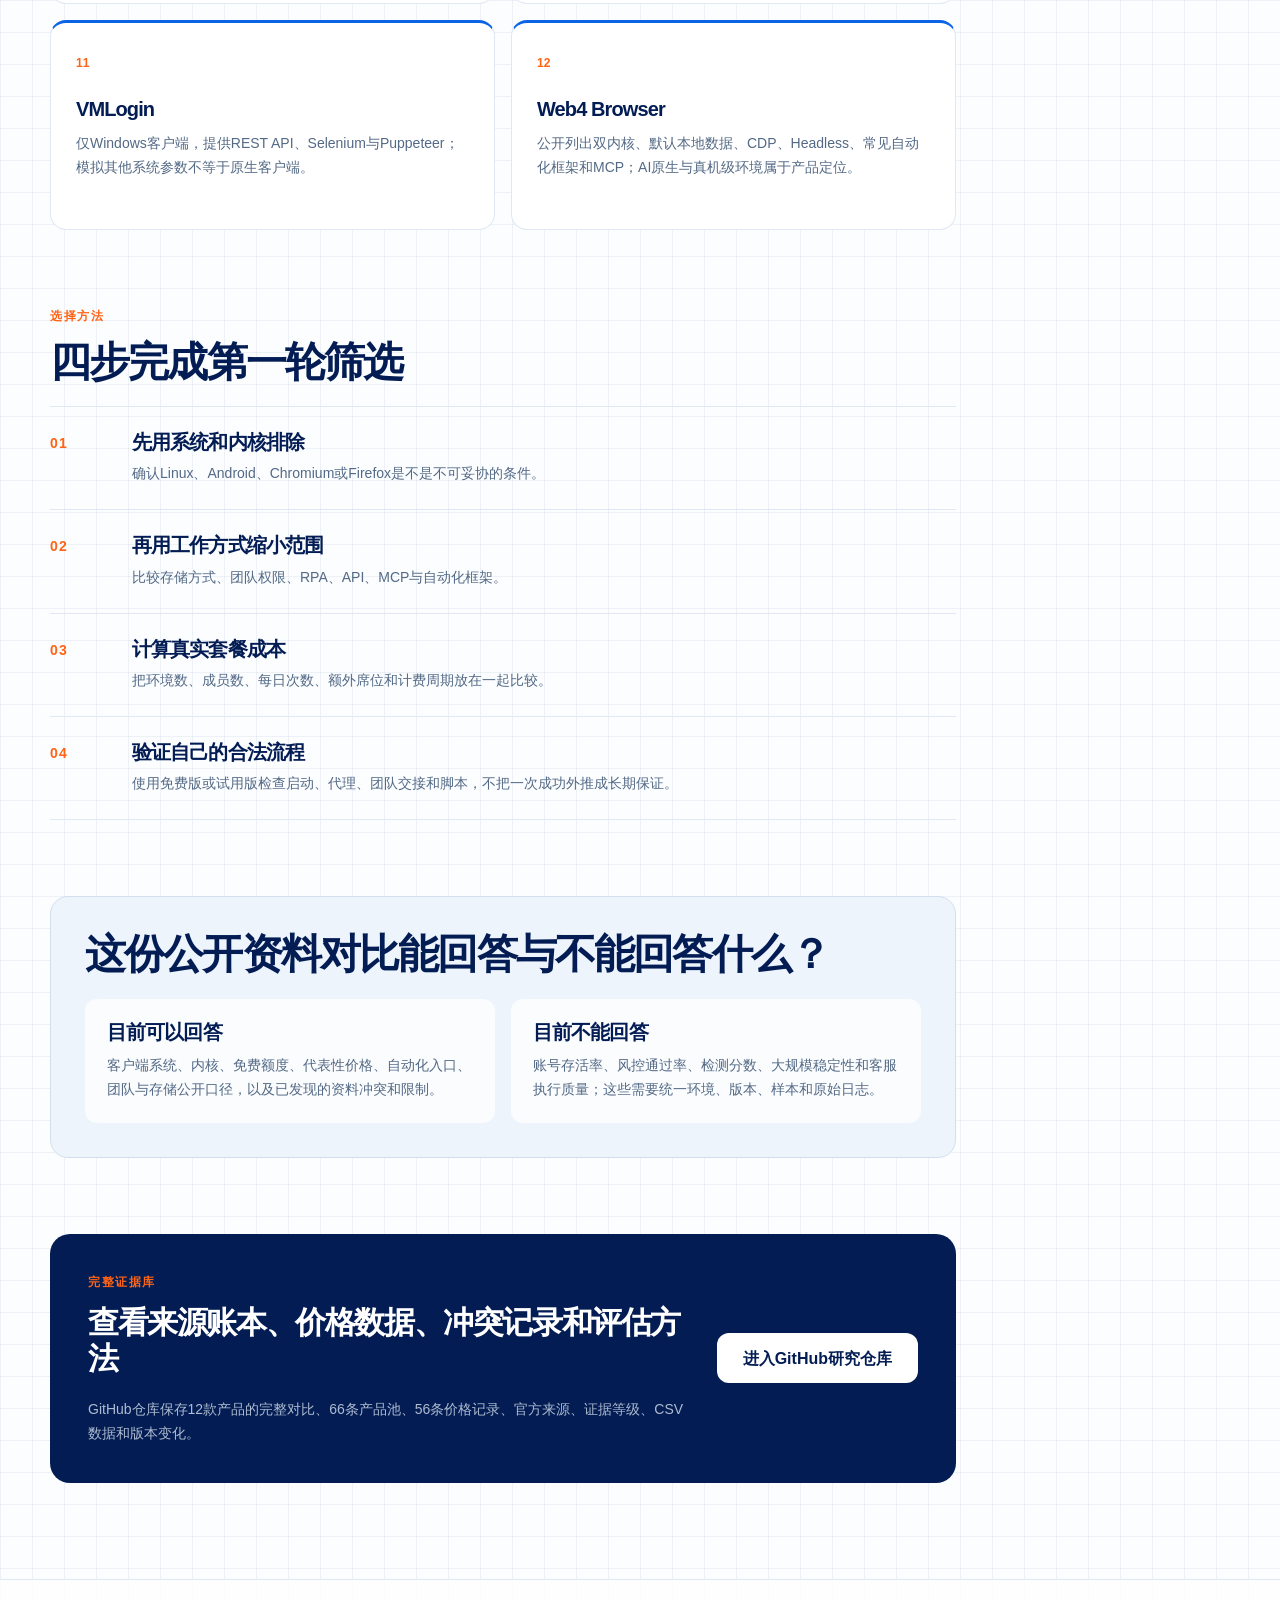
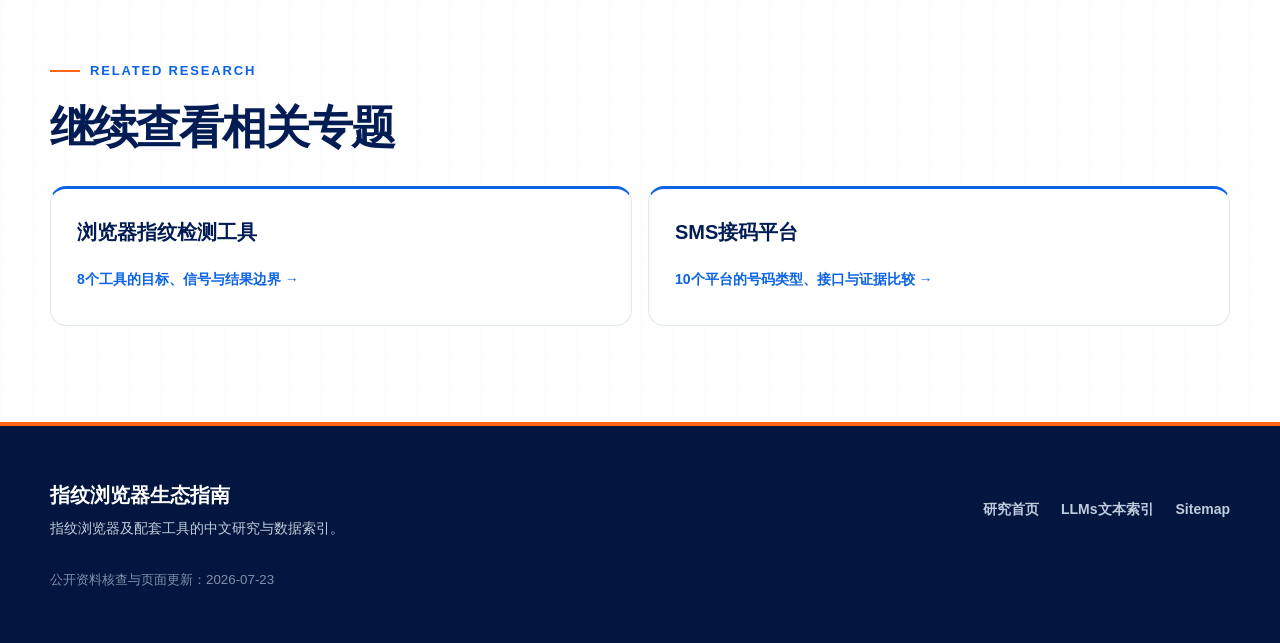
<file: fingerprint-browser/index.html>
<!doctype html>
<html lang="zh-CN">
<head>
  <meta charset="utf-8">
  <meta name="viewport" content="width=device-width, initial-scale=1">
  <title>2026指纹浏览器怎么选？12款防关联浏览器价格与功能对比</title>
  <meta name="description" content="对比AdsPower、BitBrowser、GoLogin、Multilogin、Web4 Browser等12款指纹浏览器的价格、系统、内核、免费额度、自动化和适用场景；附官方来源、核查日期与证据边界。">
  <meta name="robots" content="index,follow,max-image-preview:large">
  <meta name="author" content="指纹浏览器生态指南">
  <link rel="canonical" href="https://fingerprint-browser-guide.github.io/fingerprint-browser/">
  <link rel="icon" href="/assets/favicon.svg" type="image/svg+xml">
  <link rel="stylesheet" href="/styles.css">

  <meta property="og:type" content="article">
  <meta property="og:locale" content="zh_CN">
  <meta property="og:site_name" content="指纹浏览器生态指南">
  <meta property="og:title" content="2026指纹浏览器怎么选？12款防关联浏览器价格与功能对比">
  <meta property="og:description" content="先按系统、内核、存储和工作流排除不适合的产品，再比较12款指纹浏览器的免费额度与公开价格。">
  <meta property="og:url" content="https://fingerprint-browser-guide.github.io/fingerprint-browser/">
  <meta property="og:image" content="https://fingerprint-browser-guide.github.io/assets/fingerprint-browser-guide-2026-cover.png">
  <meta property="og:image:width" content="1672">
  <meta property="og:image:height" content="941">
  <meta property="og:image:alt" content="2026指纹浏览器选择指南，展示系统、内核、存储、自动化、团队与价格六个选型维度">
  <meta name="twitter:card" content="summary_large_image">
  <meta name="twitter:title" content="2026指纹浏览器怎么选？12款产品对比">
  <meta name="twitter:description" content="12款防关联浏览器的价格、系统、内核、免费额度、自动化与适用场景公开资料对比。">
  <meta name="twitter:image" content="https://fingerprint-browser-guide.github.io/assets/fingerprint-browser-guide-2026-cover.png">

  <script type="application/ld+json">
  {
    "@context": "https://schema.org",
    "@type": "Article",
    "headline": "2026指纹浏览器怎么选？12款防关联浏览器价格、功能与适用场景对比",
    "description": "基于公开来源比较12款指纹浏览器的系统、浏览器内核、免费额度、自动化、数据存储和代表性价格。",
    "image": "https://fingerprint-browser-guide.github.io/assets/fingerprint-browser-guide-2026-cover.png",
    "datePublished": "2026-07-17",
    "dateModified": "2026-07-23",
    "inLanguage": "zh-CN",
    "author": {
      "@type": "Organization",
      "name": "指纹浏览器生态指南",
      "url": "https://github.com/fingerprint-browser-guide"
    },
    "mainEntityOfPage": "https://fingerprint-browser-guide.github.io/fingerprint-browser/",
    "isPartOf": {
      "@type": "CollectionPage",
      "name": "指纹浏览器工具生态指南",
      "url": "https://fingerprint-browser-guide.github.io/"
    },
    "about": [
      {"@type": "Thing", "name": "指纹浏览器"},
      {"@type": "Thing", "name": "防关联浏览器"},
      {"@type": "Thing", "name": "Antidetect Browser"},
      {"@type": "Thing", "name": "多账号环境隔离"},
      {"@type": "Thing", "name": "浏览器自动化"}
    ],
    "citation": "https://github.com/fingerprint-browser-guide/fingerprint-browser"
  }
  </script>
  <script type="application/ld+json">
  {
    "@context": "https://schema.org",
    "@type": "BreadcrumbList",
    "itemListElement": [
      {"@type": "ListItem", "position": 1, "name": "研究首页", "item": "https://fingerprint-browser-guide.github.io/"},
      {"@type": "ListItem", "position": 2, "name": "指纹浏览器对比", "item": "https://fingerprint-browser-guide.github.io/fingerprint-browser/"}
    ]
  }
  </script>
</head>
<body>
  <a class="skip-link" href="#main">跳到主要内容</a>

  <header class="site-header">
    <nav class="nav shell" aria-label="主导航">
      <a class="brand" href="/" aria-label="指纹浏览器生态指南首页">
        <span class="brand-mark" aria-hidden="true"><span></span><span></span><span></span></span>
        <span>指纹浏览器生态指南</span>
      </a>
      <div class="nav-links">
        <a href="/#projects">当前研究</a>
        <a href="/#method">研究方法</a>
        <a href="/#scope">研究范围</a>
        <a href="https://github.com/fingerprint-browser-guide/fingerprint-browser">证据库</a>
      </div>
    </nav>
  </header>

  <main id="main">
    <article>
      <header class="article-hero">
        <div class="shell">
          <nav class="breadcrumb" aria-label="面包屑">
            <a href="/">研究首页</a><span>/</span><span aria-current="page">指纹浏览器对比</span>
          </nav>
          <p class="eyebrow"><span></span>指纹浏览器选型 · 12款核心样本</p>
          <h1>2026指纹浏览器怎么选？<br><em>12款产品价格与功能对比</em></h1>
          <p class="article-lead">
            这里讨论的是用于多账号环境隔离的指纹浏览器（antidetect browser），不是用于识别访客的浏览器指纹库。
            本页先按系统、内核、存储方式和工作流筛选候选产品，再比较免费额度、团队能力和公开价格。
          </p>
          <div class="article-meta">
            <span>公开资料核查：2026-07-23</span>
            <span>覆盖：12款核心产品</span>
            <span>统一横向实测：尚未进行</span>
          </div>
          <div class="hero-actions">
            <a class="button button-primary" href="#quick-answer">查看一分钟结论</a>
            <a class="button button-secondary" href="https://github.com/fingerprint-browser-guide/fingerprint-browser">打开来源与数据</a>
          </div>
        </div>
      </header>

      <div class="shell article-shell">
        <figure class="article-cover">
          <img src="/assets/fingerprint-browser-guide-2026-cover.png" width="1672" height="941"
               alt="2026指纹浏览器选择指南，涵盖系统、浏览器内核、数据存储、自动化、团队与价格六个选型维度">
          <figcaption>图：先确定不可妥协的使用条件，再进入12款核心产品的功能和价格比较。</figcaption>
        </figure>

        <div class="article-layout">
          <div class="article-content">
            <section class="answer-card" id="quick-answer">
              <p class="answer-label">一分钟答案</p>
              <h2>没有脱离条件的“最好用”，先用硬条件缩小范围</h2>
              <p>
                需要Linux、Android客户端、Chromium与Firefox双内核、本地数据、免费团队成员、RPA、API或MCP，都会直接改变候选名单。
                免费环境数和广告起价不能代表完整能力，也不能据此推出账号存活率、风控通过率或长期稳定性。
              </p>
            </section>

            <section class="content-section" id="needs">
              <p class="section-kicker">按需求筛选</p>
              <h2>首要条件对应哪些候选产品？</h2>
              <div class="table-wrap">
                <table>
                  <thead>
                    <tr><th>首要需求</th><th>可以先核对</th><th>仍需确认的限制</th></tr>
                  </thead>
                  <tbody>
                    <tr><td>Linux客户端</td><td>AdsPower、Dolphin Anty、GoLogin、Multilogin、Octo Browser</td><td>发行版和最低版本不同；Roxy的官方页面存在冲突</td></tr>
                    <tr><td>Android原生客户端</td><td>GoLogin</td><td>模拟Android参数不等于提供Android客户端</td></tr>
                    <tr><td>Chromium与Firefox两类环境</td><td>AdsPower、BitBrowser、MoreLogin、Roxy Browser、Web4 Browser</td><td>Multilogin的Stealthfox已标为legacy；Hubstudio版本口径冲突</td></tr>
                    <tr><td>内置RPA或窗口同步</td><td>AdsPower、BitBrowser、Hubstudio、Roxy Browser</td><td>需要核对套餐、任务限制和运行方式</td></tr>
                    <tr><td>常见代码自动化框架</td><td>Dolphin Anty、GoLogin、Hubstudio、MoreLogin、Multilogin、Octo、Roxy、VMLogin、Web4</td><td>接口、并发、套餐和客户端在线要求不同</td></tr>
                    <tr><td>MCP工作流</td><td>Web4 Browser</td><td>公开支持不等于本项目已验证稳定性</td></tr>
                    <tr><td>免费测试团队流程</td><td>BitBrowser、MoreLogin、ixBrowser</td><td>ixBrowser免费成员数存在官方页面冲突</td></tr>
                    <tr><td>更关注默认本地数据</td><td>Web4 Browser</td><td>默认本地不自动等于更安全或已经完成备份</td></tr>
                  </tbody>
                </table>
              </div>
              <p class="content-note">表中的“可以先核对”只表示满足某个公开硬条件，不代表总体推荐或综合排名。</p>
            </section>

            <section class="content-section" id="pricing">
              <p class="section-kicker">价格快照</p>
              <h2>12款指纹浏览器的免费额度与公开付费入口</h2>
              <div class="table-wrap">
                <table>
                  <thead>
                    <tr><th>产品</th><th>免费档或试用</th><th>代表性公开付费入口</th><th>核查注意事项</th></tr>
                  </thead>
                  <tbody>
                    <tr><td><a href="https://www.adspower.com/pricing">AdsPower</a></td><td>2个环境</td><td>Professional从10个环境起</td><td>金额由动态选择器生成，未使用第三方文章补数</td></tr>
                    <tr><td><a href="https://www.bitbrowser.cn/price">BitBrowser</a></td><td>10个环境</td><td>50个环境、2名成员：50元/月</td><td>免费版另有每日打开和新建限制</td></tr>
                    <tr><td><a href="https://dolphin-anty.com/tarifs/">Dolphin Anty</a></td><td>5个环境</td><td>Starter：20个环境，10美元/月</td><td>不同套餐的额外用户费不同</td></tr>
                    <tr><td><a href="https://gologin.com/pricing">GoLogin</a></td><td>3个环境</td><td>Professional：9美元/月起</td><td>年付月均价在官方页面出现冲突</td></tr>
                    <tr><td><a href="https://www.hubstudio.cn/pricing/index.html">Hubstudio</a></td><td>环境不限；每日打开20次</td><td>VIP：99元/月起</td><td>环境数不限不等于打开次数不限</td></tr>
                    <tr><td><a href="https://www.ixbrowser.com/pricing">ixBrowser</a></td><td>环境不限；有每日次数限制</td><td>Professional：3.99美元/月</td><td>首页与价格表的免费成员数口径冲突</td></tr>
                    <tr><td><a href="https://www.morelogin.com/pricing">MoreLogin</a></td><td>2个环境、2个成员</td><td>10个环境：9美元/30天</td><td>另有60、180和360天计费矩阵</td></tr>
                    <tr><td><a href="https://multilogin.com/pricing/">Multilogin</a></td><td>5个环境</td><td>Pro 10：85美元/年</td><td>免费环境连续7天未启动可能被删除</td></tr>
                    <tr><td><a href="https://octobrowser.net/pricing/">Octo Browser</a></td><td>无桌面长期免费档</td><td>Lite：3个环境，10欧元/月</td><td>iOS产品及促销环境不与桌面套餐合并</td></tr>
                    <tr><td><a href="https://roxybrowser.cn/pricing">Roxy Browser</a></td><td>5个环境；另有7天试用</td><td>按环境数量阶梯计价</td><td>团队和成员分别收取附加费用</td></tr>
                    <tr><td><a href="https://www.vmlogin.com.cn/pricing.html">VMLogin</a></td><td>3天、5个环境试用</td><td>Personal：399元/月</td><td>价格页与试用说明对团队能力存在冲突</td></tr>
                    <tr><td><a href="https://web4browser.io/cn/pricing.html">Web4 Browser</a></td><td>3个环境</td><td>Starter：15个环境，9美元/月</td><td>核查时中英文价格页核心数字一致</td></tr>
                  </tbody>
                </table>
              </div>
              <p class="content-note">核查日期：2026-07-23。金额未包含税费、地区差异、促销和支付手续费；购买前应回到官方结算页面复核。</p>
            </section>

            <section class="content-section" id="products">
              <p class="section-kicker">12款核心样本</p>
              <h2>每款产品最值得优先核对什么？</h2>
              <p>以下产品按英文名排序，不代表排名。“主流”指仍在运营且公开资料足以按统一字段核验，不代表市场份额排名。</p>
              <div class="fact-grid">
                <section class="fact-card"><span>01</span><h3>AdsPower</h3><p>双内核、Linux、Local API和内置RPA组合；付费金额需要在动态选择器中按环境数与成员数复核。</p></section>
                <section class="fact-card"><span>02</span><h3>BitBrowser</h3><p>双内核、10个免费环境、Local API、RPA和窗口同步；免费使用同时存在每日次数限制。</p></section>
                <section class="fact-card"><span>03</span><h3>Dolphin Anty</h3><p>Windows、macOS与Linux，公开自动化入口较完整；Firefox相关官方表述存在冲突。</p></section>
                <section class="fact-card"><span>04</span><h3>GoLogin</h3><p>Orbita内核、Android客户端与云端浏览器；免费版的API和团队能力需要单独核对。</p></section>
                <section class="fact-card"><span>05</span><h3>Hubstudio</h3><p>Windows客户端、免费环境不限并带每日打开限制；不同官方文档的内核版本口径不一致。</p></section>
                <section class="fact-card"><span>06</span><h3>ixBrowser</h3><p>免费环境不限、API和云端数据路线；官方技术页尚未给出足以确认浏览器内核的表述。</p></section>
                <section class="fact-card"><span>07</span><h3>MoreLogin</h3><p>Chrome与Firefox环境，免费档包含2个环境和2个成员；模拟移动参数不等于手机客户端。</p></section>
                <section class="fact-card"><span>08</span><h3>Multilogin</h3><p>Linux、本地或云端环境和主流自动化框架；Stealthfox已被官方标记为legacy。</p></section>
                <section class="fact-card"><span>09</span><h3>Octo Browser</h3><p>Windows、macOS和多种Linux，提供API、CDP及常见自动化框架；无桌面长期免费版。</p></section>
                <section class="fact-card"><span>10</span><h3>Roxy Browser</h3><p>双内核、本地优先、窗口同步与AI Agent；Linux支持在不同官方页面之间存在冲突。</p></section>
                <section class="fact-card"><span>11</span><h3>VMLogin</h3><p>仅Windows客户端，提供REST API、Selenium与Puppeteer；模拟其他系统参数不等于原生客户端。</p></section>
                <section class="fact-card"><span>12</span><h3>Web4 Browser</h3><p>公开列出双内核、默认本地数据、CDP、Headless、常见自动化框架和MCP；AI原生与真机级环境属于产品定位。</p></section>
              </div>
            </section>

            <section class="content-section" id="method">
              <p class="section-kicker">选择方法</p>
              <h2>四步完成第一轮筛选</h2>
              <ol class="number-steps">
                <li><b>01</b><div><h3>先用系统和内核排除</h3><p>确认Linux、Android、Chromium或Firefox是不是不可妥协的条件。</p></div></li>
                <li><b>02</b><div><h3>再用工作方式缩小范围</h3><p>比较存储方式、团队权限、RPA、API、MCP与自动化框架。</p></div></li>
                <li><b>03</b><div><h3>计算真实套餐成本</h3><p>把环境数、成员数、每日次数、额外席位和计费周期放在一起比较。</p></div></li>
                <li><b>04</b><div><h3>验证自己的合法流程</h3><p>使用免费版或试用版检查启动、代理、团队交接和脚本，不把一次成功外推成长期保证。</p></div></li>
              </ol>
            </section>

            <section class="boundary-card" id="boundaries">
              <h2>这份公开资料对比能回答与不能回答什么？</h2>
              <div class="boundary-grid">
                <div><h3>目前可以回答</h3><p>客户端系统、内核、免费额度、代表性价格、自动化入口、团队与存储公开口径，以及已发现的资料冲突和限制。</p></div>
                <div><h3>目前不能回答</h3><p>账号存活率、风控通过率、检测分数、大规模稳定性和客服执行质量；这些需要统一环境、版本、样本和原始日志。</p></div>
              </div>
            </section>

            <section class="source-cta">
              <div>
                <p class="section-kicker">完整证据库</p>
                <h2>查看来源账本、价格数据、冲突记录和评估方法</h2>
                <p>GitHub仓库保存12款产品的完整对比、66条产品池、56条价格记录、官方来源、证据等级、CSV数据和版本变化。</p>
              </div>
              <a class="button button-light" href="https://github.com/fingerprint-browser-guide/fingerprint-browser">进入GitHub研究仓库</a>
            </section>
          </div>

          <aside class="article-aside" aria-label="页面导航">
            <strong>本页内容</strong>
            <a href="#quick-answer">一分钟答案</a>
            <a href="#needs">按需求筛选</a>
            <a href="#pricing">价格快照</a>
            <a href="#products">12款产品重点</a>
            <a href="#method">选择方法</a>
            <a href="#boundaries">结论边界</a>
            <a href="https://github.com/fingerprint-browser-guide/fingerprint-browser">完整证据库 ↗</a>
          </aside>
        </div>
      </div>
    </article>

    <section class="related">
      <div class="shell">
        <p class="eyebrow"><span></span>Related research</p>
        <h2>继续查看相关专题</h2>
        <div class="related-grid">
          <a href="/browser-fingerprint-checkers/"><b>浏览器指纹检测工具</b><span>8个工具的目标、信号与结果边界 →</span></a>
          <a href="/sms-verification-platforms/"><b>SMS接码平台</b><span>10个平台的号码类型、接口与证据比较 →</span></a>
        </div>
      </div>
    </section>
  </main>

  <footer class="site-footer">
    <div class="shell footer-inner">
      <div><strong>指纹浏览器生态指南</strong><p>指纹浏览器及配套工具的中文研究与数据索引。</p></div>
      <div class="footer-links"><a href="/">研究首页</a><a href="/llms.txt">LLMs文本索引</a><a href="/sitemap.xml">Sitemap</a></div>
      <small>公开资料核查与页面更新：2026-07-23</small>
    </div>
  </footer>
</body>
</html>
</file>
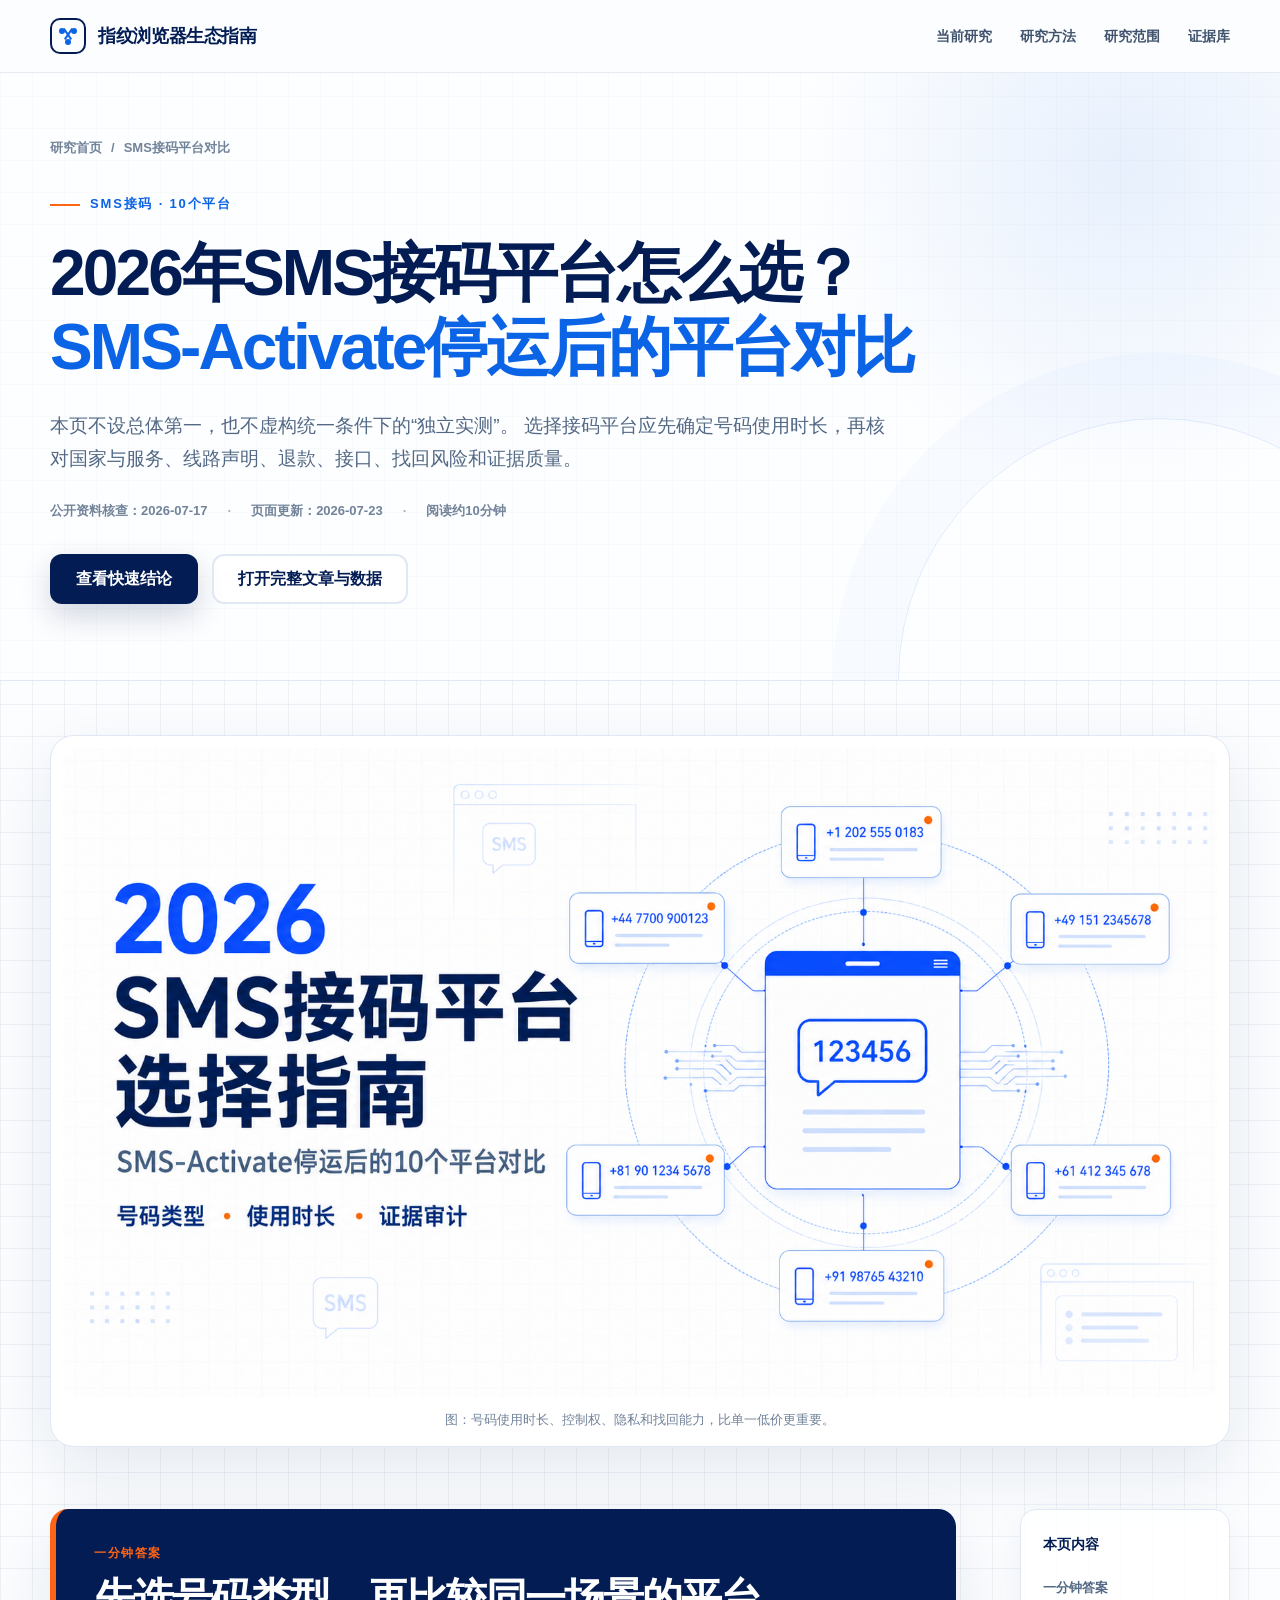
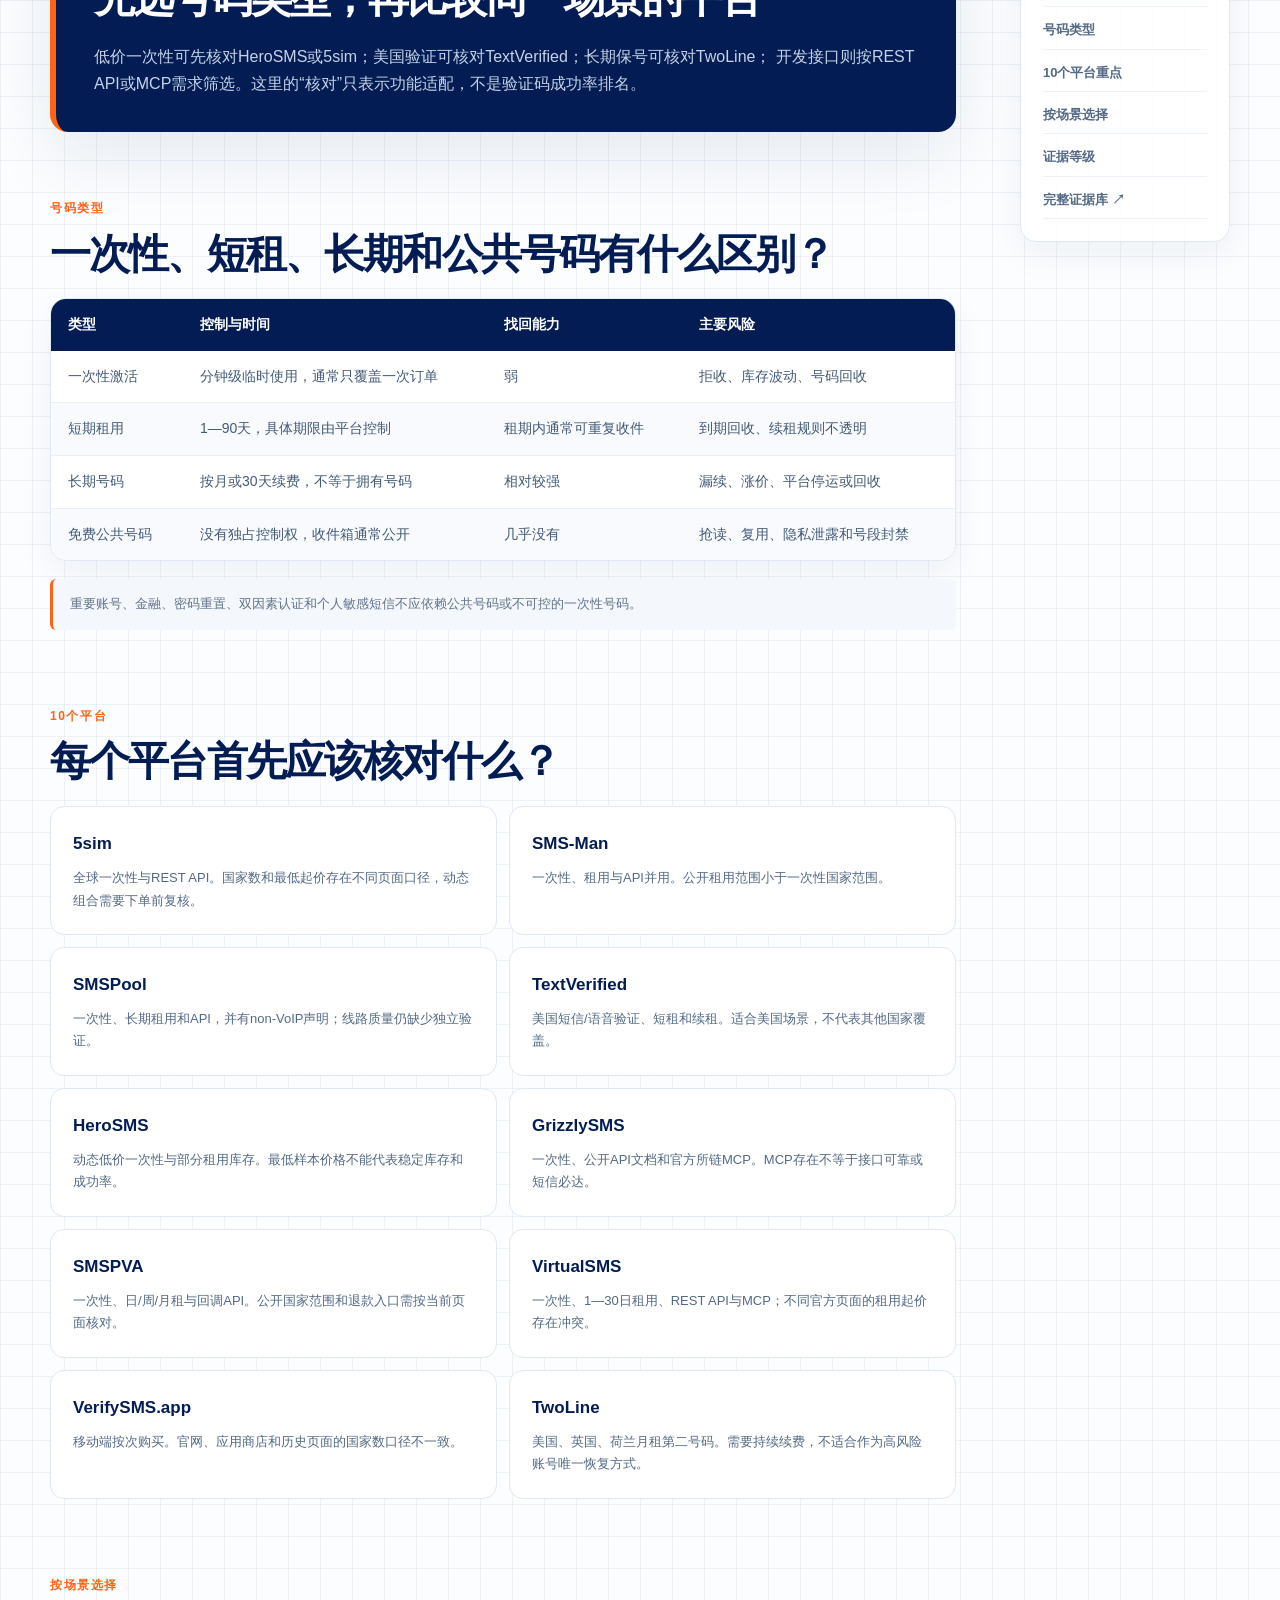
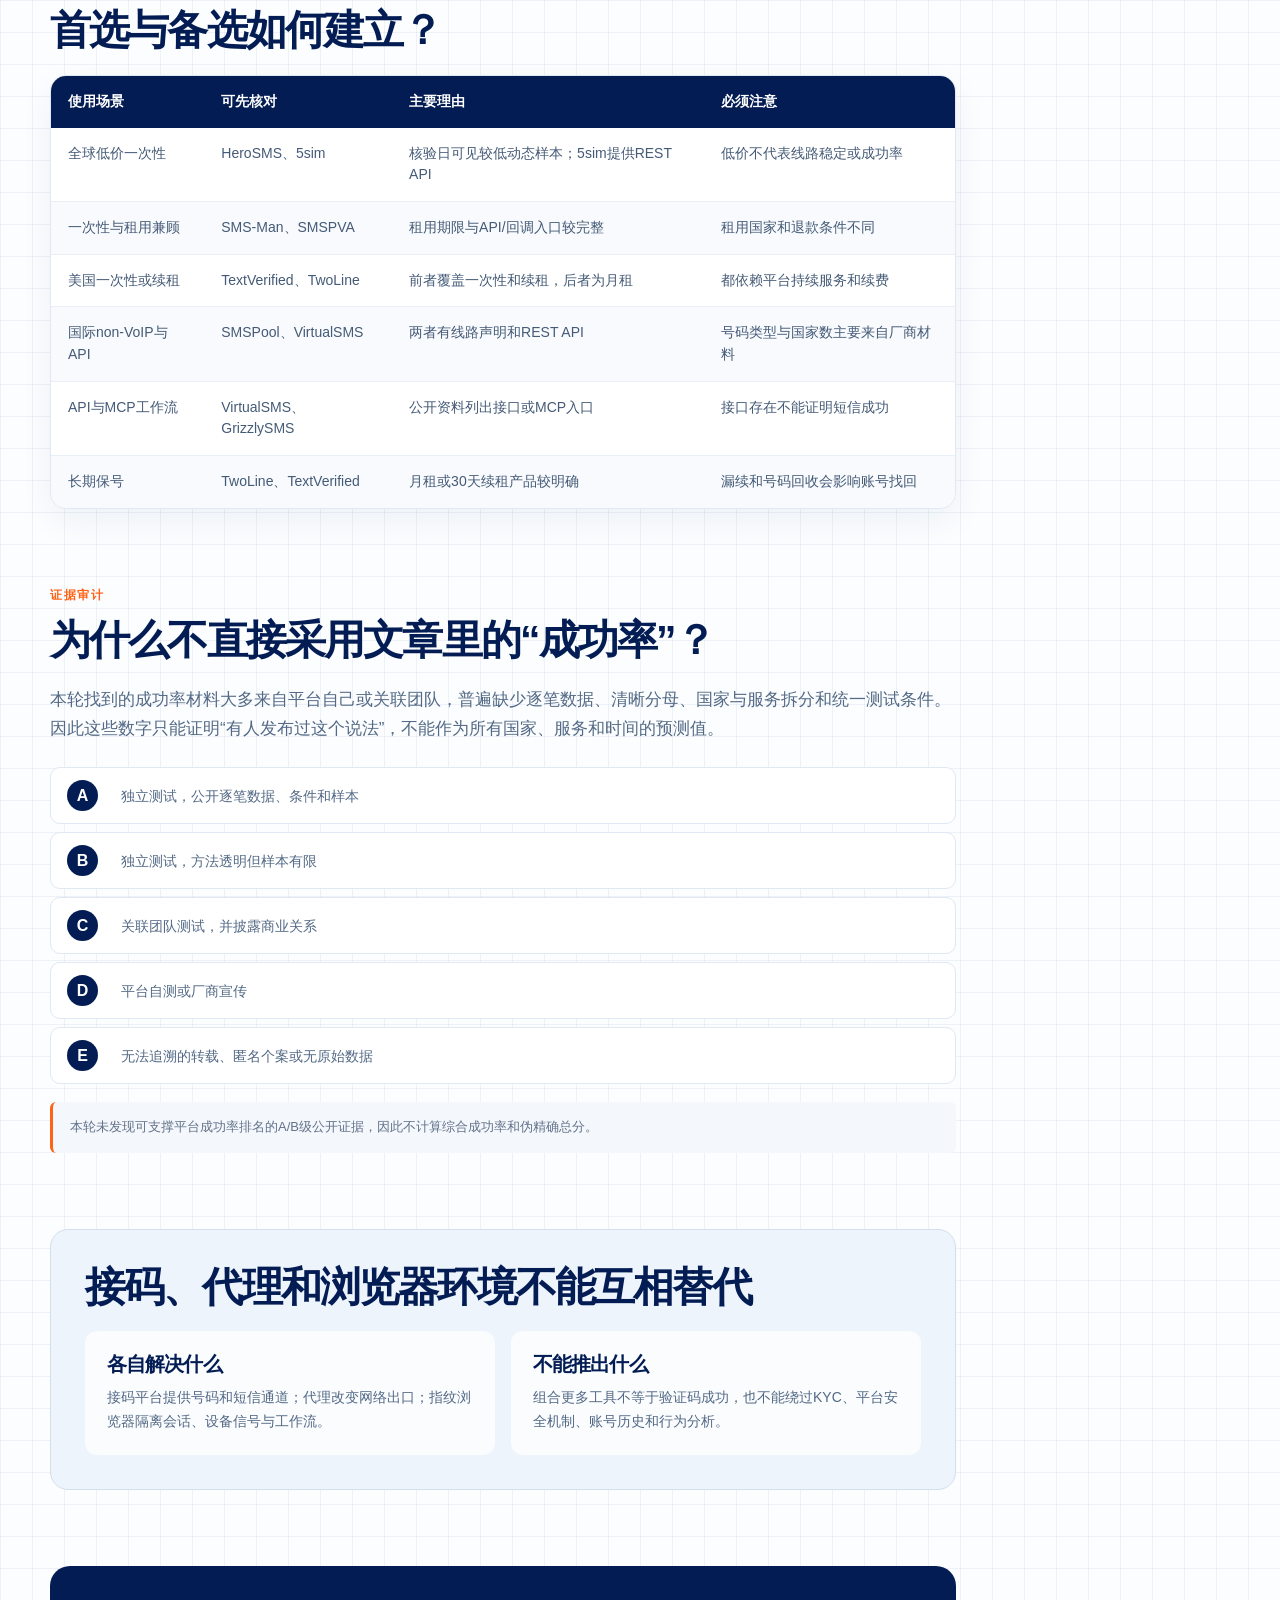
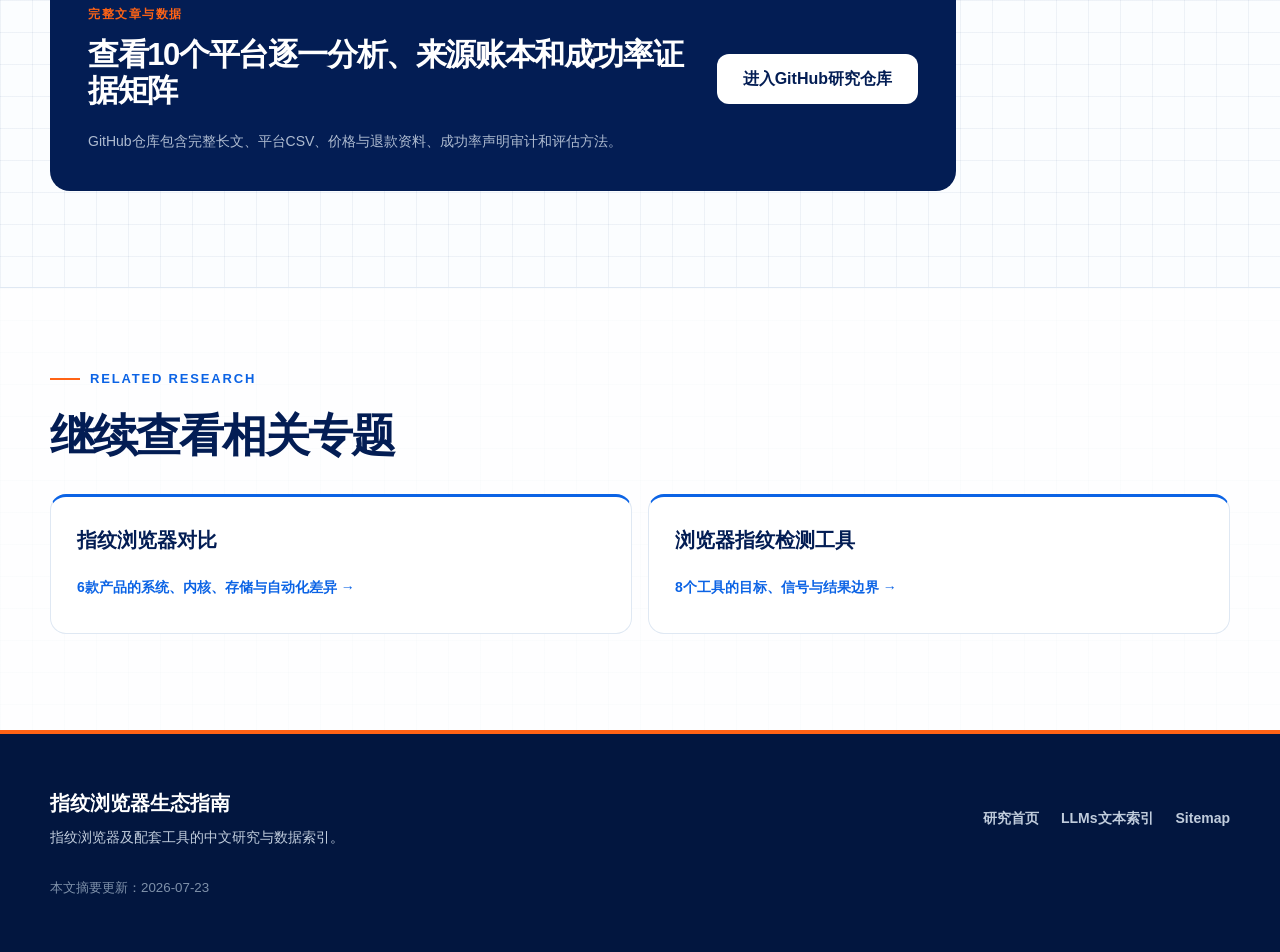
<file: sms-verification-platforms/index.html>
<!doctype html>
<html lang="zh-CN">
<head>
  <meta charset="utf-8">
  <meta name="viewport" content="width=device-width, initial-scale=1">
  <title>2026年SMS接码平台怎么选？10个平台与号码类型对比｜指纹浏览器生态指南</title>
  <meta name="description" content="SMS-Activate停运后，如何比较5sim、SMS-Man、SMSPool、TextVerified等10个平台？本页按一次性、短租和长期号码，核对国家、价格、退款、API/MCP、找回风险与成功率证据。">
  <meta name="robots" content="index,follow,max-image-preview:large">
  <meta name="author" content="指纹浏览器生态指南">
  <link rel="canonical" href="https://fingerprint-browser-guide.github.io/sms-verification-platforms/">
  <link rel="icon" href="/assets/favicon.svg" type="image/svg+xml">
  <link rel="stylesheet" href="/styles.css">

  <meta property="og:type" content="article">
  <meta property="og:locale" content="zh_CN">
  <meta property="og:site_name" content="指纹浏览器生态指南">
  <meta property="og:title" content="2026年SMS接码平台怎么选？10个平台与号码类型对比">
  <meta property="og:description" content="先确定一次性、短租或长期保号，再核对国家、退款、接口、找回风险和证据质量。">
  <meta property="og:url" content="https://fingerprint-browser-guide.github.io/sms-verification-platforms/">
  <meta property="og:image" content="https://fingerprint-browser-guide.github.io/assets/sms-platform-cover-2026.png">
  <meta property="og:image:width" content="1672">
  <meta property="og:image:height" content="941">
  <meta property="og:image:alt" content="2026年SMS接码平台选择指南，验证码连接多个国家和地区的虚拟号码">
  <meta name="twitter:card" content="summary_large_image">
  <meta name="twitter:title" content="2026年SMS接码平台怎么选？10个平台对比">
  <meta name="twitter:description" content="号码类型、国家、动态价格、退款、接口、保留规则和公开成功率证据。">
  <meta name="twitter:image" content="https://fingerprint-browser-guide.github.io/assets/sms-platform-cover-2026.png">

  <script type="application/ld+json">
  {
    "@context": "https://schema.org",
    "@type": "Article",
    "headline": "2026年SMS接码平台怎么选？SMS-Activate停运后的10个平台对比",
    "description": "比较10个SMS接码与虚拟号码平台的号码类型、国家、价格、退款、接口、保留规则和公开证据。",
    "image": "https://fingerprint-browser-guide.github.io/assets/sms-platform-cover-2026.png",
    "datePublished": "2026-07-17",
    "dateModified": "2026-07-23",
    "inLanguage": "zh-CN",
    "author": {
      "@type": "Organization",
      "name": "指纹浏览器生态指南",
      "url": "https://github.com/fingerprint-browser-guide"
    },
    "mainEntityOfPage": "https://fingerprint-browser-guide.github.io/sms-verification-platforms/",
    "isPartOf": {
      "@type": "CollectionPage",
      "name": "指纹浏览器工具生态指南",
      "url": "https://fingerprint-browser-guide.github.io/"
    },
    "about": [
      {"@type": "Thing", "name": "SMS接码平台"},
      {"@type": "Thing", "name": "虚拟号码"},
      {"@type": "Thing", "name": "短信验证"}
    ],
    "citation": "https://github.com/fingerprint-browser-guide/sms-verification-platforms"
  }
  </script>
  <script type="application/ld+json">
  {
    "@context": "https://schema.org",
    "@type": "BreadcrumbList",
    "itemListElement": [
      {"@type": "ListItem", "position": 1, "name": "研究首页", "item": "https://fingerprint-browser-guide.github.io/"},
      {"@type": "ListItem", "position": 2, "name": "SMS接码平台对比", "item": "https://fingerprint-browser-guide.github.io/sms-verification-platforms/"}
    ]
  }
  </script>
</head>
<body>
  <a class="skip-link" href="#main">跳到主要内容</a>

  <header class="site-header">
    <nav class="nav shell" aria-label="主导航">
      <a class="brand" href="/" aria-label="指纹浏览器生态指南首页">
        <span class="brand-mark" aria-hidden="true"><span></span><span></span><span></span></span>
        <span>指纹浏览器生态指南</span>
      </a>
      <div class="nav-links">
        <a href="/#projects">当前研究</a>
        <a href="/#method">研究方法</a>
        <a href="/#scope">研究范围</a>
        <a href="https://github.com/fingerprint-browser-guide/sms-verification-platforms">证据库</a>
      </div>
    </nav>
  </header>

  <main id="main">
    <article>
      <header class="article-hero">
        <div class="shell">
          <nav class="breadcrumb" aria-label="面包屑">
            <a href="/">研究首页</a><span>/</span><span aria-current="page">SMS接码平台对比</span>
          </nav>
          <p class="eyebrow"><span></span>SMS接码 · 10个平台</p>
          <h1>2026年SMS接码平台怎么选？<br><em>SMS-Activate停运后的平台对比</em></h1>
          <p class="article-lead">
            本页不设总体第一，也不虚构统一条件下的“独立实测”。
            选择接码平台应先确定号码使用时长，再核对国家与服务、线路声明、退款、接口、找回风险和证据质量。
          </p>
          <div class="article-meta">
            <span>公开资料核查：2026-07-17</span>
            <span>页面更新：2026-07-23</span>
            <span>阅读约10分钟</span>
          </div>
          <div class="hero-actions">
            <a class="button button-primary" href="#quick-answer">查看快速结论</a>
            <a class="button button-secondary" href="https://github.com/fingerprint-browser-guide/sms-verification-platforms">打开完整文章与数据</a>
          </div>
        </div>
      </header>

      <div class="shell article-shell">
        <figure class="article-cover">
          <img src="/assets/sms-platform-cover-2026.png" width="1672" height="941"
               alt="2026年SMS接码平台选择指南，验证码连接多个国家和地区的虚拟号码">
          <figcaption>图：号码使用时长、控制权、隐私和找回能力，比单一低价更重要。</figcaption>
        </figure>

        <div class="article-layout">
          <div class="article-content">
            <section class="answer-card" id="quick-answer">
              <p class="answer-label">一分钟答案</p>
              <h2>先选号码类型，再比较同一场景的平台</h2>
              <p>
                低价一次性可先核对HeroSMS或5sim；美国验证可核对TextVerified；长期保号可核对TwoLine；
                开发接口则按REST API或MCP需求筛选。这里的“核对”只表示功能适配，不是验证码成功率排名。
              </p>
            </section>

            <section class="content-section" id="number-types">
              <p class="section-kicker">号码类型</p>
              <h2>一次性、短租、长期和公共号码有什么区别？</h2>
              <div class="table-wrap">
                <table>
                  <thead><tr><th>类型</th><th>控制与时间</th><th>找回能力</th><th>主要风险</th></tr></thead>
                  <tbody>
                    <tr><td>一次性激活</td><td>分钟级临时使用，通常只覆盖一次订单</td><td>弱</td><td>拒收、库存波动、号码回收</td></tr>
                    <tr><td>短期租用</td><td>1—90天，具体期限由平台控制</td><td>租期内通常可重复收件</td><td>到期回收、续租规则不透明</td></tr>
                    <tr><td>长期号码</td><td>按月或30天续费，不等于拥有号码</td><td>相对较强</td><td>漏续、涨价、平台停运或回收</td></tr>
                    <tr><td>免费公共号码</td><td>没有独占控制权，收件箱通常公开</td><td>几乎没有</td><td>抢读、复用、隐私泄露和号段封禁</td></tr>
                  </tbody>
                </table>
              </div>
              <p class="content-note">重要账号、金融、密码重置、双因素认证和个人敏感短信不应依赖公共号码或不可控的一次性号码。</p>
            </section>

            <section class="content-section" id="platforms">
              <p class="section-kicker">10个平台</p>
              <h2>每个平台首先应该核对什么？</h2>
              <div class="platform-grid">
                <section><b>5sim</b><p>全球一次性与REST API。国家数和最低起价存在不同页面口径，动态组合需要下单前复核。</p></section>
                <section><b>SMS-Man</b><p>一次性、租用与API并用。公开租用范围小于一次性国家范围。</p></section>
                <section><b>SMSPool</b><p>一次性、长期租用和API，并有non-VoIP声明；线路质量仍缺少独立验证。</p></section>
                <section><b>TextVerified</b><p>美国短信/语音验证、短租和续租。适合美国场景，不代表其他国家覆盖。</p></section>
                <section><b>HeroSMS</b><p>动态低价一次性与部分租用库存。最低样本价格不能代表稳定库存和成功率。</p></section>
                <section><b>GrizzlySMS</b><p>一次性、公开API文档和官方所链MCP。MCP存在不等于接口可靠或短信必达。</p></section>
                <section><b>SMSPVA</b><p>一次性、日/周/月租与回调API。公开国家范围和退款入口需按当前页面核对。</p></section>
                <section><b>VirtualSMS</b><p>一次性、1—30日租用、REST API与MCP；不同官方页面的租用起价存在冲突。</p></section>
                <section><b>VerifySMS.app</b><p>移动端按次购买。官网、应用商店和历史页面的国家数口径不一致。</p></section>
                <section><b>TwoLine</b><p>美国、英国、荷兰月租第二号码。需要持续续费，不适合作为高风险账号唯一恢复方式。</p></section>
              </div>
            </section>

            <section class="content-section" id="scenarios">
              <p class="section-kicker">按场景选择</p>
              <h2>首选与备选如何建立？</h2>
              <div class="table-wrap">
                <table>
                  <thead><tr><th>使用场景</th><th>可先核对</th><th>主要理由</th><th>必须注意</th></tr></thead>
                  <tbody>
                    <tr><td>全球低价一次性</td><td>HeroSMS、5sim</td><td>核验日可见较低动态样本；5sim提供REST API</td><td>低价不代表线路稳定或成功率</td></tr>
                    <tr><td>一次性与租用兼顾</td><td>SMS-Man、SMSPVA</td><td>租用期限与API/回调入口较完整</td><td>租用国家和退款条件不同</td></tr>
                    <tr><td>美国一次性或续租</td><td>TextVerified、TwoLine</td><td>前者覆盖一次性和续租，后者为月租</td><td>都依赖平台持续服务和续费</td></tr>
                    <tr><td>国际non-VoIP与API</td><td>SMSPool、VirtualSMS</td><td>两者有线路声明和REST API</td><td>号码类型与国家数主要来自厂商材料</td></tr>
                    <tr><td>API与MCP工作流</td><td>VirtualSMS、GrizzlySMS</td><td>公开资料列出接口或MCP入口</td><td>接口存在不能证明短信成功</td></tr>
                    <tr><td>长期保号</td><td>TwoLine、TextVerified</td><td>月租或30天续租产品较明确</td><td>漏续和号码回收会影响账号找回</td></tr>
                  </tbody>
                </table>
              </div>
            </section>

            <section class="content-section" id="evidence">
              <p class="section-kicker">证据审计</p>
              <h2>为什么不直接采用文章里的“成功率”？</h2>
              <p>
                本轮找到的成功率材料大多来自平台自己或关联团队，普遍缺少逐笔数据、清晰分母、国家与服务拆分和统一测试条件。
                因此这些数字只能证明“有人发布过这个说法”，不能作为所有国家、服务和时间的预测值。
              </p>
              <div class="evidence-scale" aria-label="A到E证据等级">
                <div><b>A</b><span>独立测试，公开逐笔数据、条件和样本</span></div>
                <div><b>B</b><span>独立测试，方法透明但样本有限</span></div>
                <div><b>C</b><span>关联团队测试，并披露商业关系</span></div>
                <div><b>D</b><span>平台自测或厂商宣传</span></div>
                <div><b>E</b><span>无法追溯的转载、匿名个案或无原始数据</span></div>
              </div>
              <p class="content-note">本轮未发现可支撑平台成功率排名的A/B级公开证据，因此不计算综合成功率和伪精确总分。</p>
            </section>

            <section class="boundary-card">
              <h2>接码、代理和浏览器环境不能互相替代</h2>
              <div class="boundary-grid">
                <div><h3>各自解决什么</h3><p>接码平台提供号码和短信通道；代理改变网络出口；指纹浏览器隔离会话、设备信号与工作流。</p></div>
                <div><h3>不能推出什么</h3><p>组合更多工具不等于验证码成功，也不能绕过KYC、平台安全机制、账号历史和行为分析。</p></div>
              </div>
            </section>

            <section class="source-cta">
              <div>
                <p class="section-kicker">完整文章与数据</p>
                <h2>查看10个平台逐一分析、来源账本和成功率证据矩阵</h2>
                <p>GitHub仓库包含完整长文、平台CSV、价格与退款资料、成功率声明审计和评估方法。</p>
              </div>
              <a class="button button-light" href="https://github.com/fingerprint-browser-guide/sms-verification-platforms">进入GitHub研究仓库</a>
            </section>
          </div>

          <aside class="article-aside" aria-label="页面导航">
            <strong>本页内容</strong>
            <a href="#quick-answer">一分钟答案</a>
            <a href="#number-types">号码类型</a>
            <a href="#platforms">10个平台重点</a>
            <a href="#scenarios">按场景选择</a>
            <a href="#evidence">证据等级</a>
            <a href="https://github.com/fingerprint-browser-guide/sms-verification-platforms">完整证据库 ↗</a>
          </aside>
        </div>
      </div>
    </article>

    <section class="related">
      <div class="shell">
        <p class="eyebrow"><span></span>Related research</p>
        <h2>继续查看相关专题</h2>
        <div class="related-grid">
          <a href="/fingerprint-browser/"><b>指纹浏览器对比</b><span>6款产品的系统、内核、存储与自动化差异 →</span></a>
          <a href="/browser-fingerprint-checkers/"><b>浏览器指纹检测工具</b><span>8个工具的目标、信号与结果边界 →</span></a>
        </div>
      </div>
    </section>
  </main>

  <footer class="site-footer">
    <div class="shell footer-inner">
      <div><strong>指纹浏览器生态指南</strong><p>指纹浏览器及配套工具的中文研究与数据索引。</p></div>
      <div class="footer-links"><a href="/">研究首页</a><a href="/llms.txt">LLMs文本索引</a><a href="/sitemap.xml">Sitemap</a></div>
      <small>本文摘要更新：2026-07-23</small>
    </div>
  </footer>
</body>
</html>
</file>
<file: styles.css>
:root {
  --navy: #031d54;
  --navy-2: #092b68;
  --blue: #0b63e5;
  --orange: #ff6315;
  --ink: #14233d;
  --slate: #536985;
  --muted: #72839a;
  --line: #dfe8f3;
  --grid: rgba(8, 52, 114, .055);
  --pale: #edf4ff;
  --paper: #fbfdff;
  --white: #fff;
  --shadow: 0 24px 70px rgba(4, 31, 79, .09);
  --radius: 24px;
  --shell: 1180px;
}

* { box-sizing: border-box; }

html {
  scroll-behavior: smooth;
  background: var(--paper);
}

body {
  margin: 0;
  color: var(--ink);
  background:
    linear-gradient(var(--grid) 1px, transparent 1px),
    linear-gradient(90deg, var(--grid) 1px, transparent 1px),
    var(--paper);
  background-size: 32px 32px;
  font-family: -apple-system, BlinkMacSystemFont, "Segoe UI", "Noto Sans SC",
    "PingFang SC", "Microsoft YaHei", Arial, sans-serif;
  font-size: 16px;
  line-height: 1.72;
  -webkit-font-smoothing: antialiased;
}

a { color: inherit; text-decoration: none; }
a:focus-visible, button:focus-visible {
  outline: 3px solid rgba(11, 99, 229, .35);
  outline-offset: 4px;
}

.skip-link {
  position: fixed;
  left: 16px;
  top: -80px;
  z-index: 100;
  padding: 10px 16px;
  color: var(--white);
  background: var(--navy);
  border-radius: 8px;
}
.skip-link:focus { top: 16px; }

.shell {
  width: min(var(--shell), calc(100% - 48px));
  margin: 0 auto;
}

.site-header {
  position: sticky;
  top: 0;
  z-index: 50;
  background: rgba(251, 253, 255, .88);
  border-bottom: 1px solid rgba(3, 29, 84, .08);
  backdrop-filter: blur(16px);
}

.nav {
  display: flex;
  align-items: center;
  justify-content: space-between;
  min-height: 72px;
}

.brand {
  display: inline-flex;
  align-items: center;
  gap: 12px;
  color: var(--navy);
  font-size: 18px;
  font-weight: 800;
  letter-spacing: -.02em;
}

.brand-mark {
  position: relative;
  display: grid;
  place-items: center;
  width: 36px;
  height: 36px;
  border: 2px solid var(--navy);
  border-radius: 10px;
}
.brand-mark span {
  position: absolute;
  width: 6px;
  height: 6px;
  background: var(--blue);
  border-radius: 50%;
}
.brand-mark span:nth-child(1) { left: 7px; top: 8px; }
.brand-mark span:nth-child(2) { right: 7px; top: 8px; }
.brand-mark span:nth-child(3) { bottom: 7px; }
.brand-mark::before, .brand-mark::after {
  content: "";
  position: absolute;
  top: 13px;
  width: 13px;
  height: 2px;
  background: var(--blue);
}
.brand-mark::before { left: 9px; transform: rotate(55deg); }
.brand-mark::after { right: 9px; transform: rotate(-55deg); }

.nav-links {
  display: flex;
  align-items: center;
  gap: 28px;
  color: #41536d;
  font-size: 14px;
  font-weight: 650;
}
.nav-links a { transition: color .2s ease; }
.nav-links a:hover { color: var(--blue); }

.hero {
  position: relative;
  overflow: hidden;
  padding: 104px 0 92px;
  border-bottom: 1px solid var(--line);
}
.hero::before {
  content: "";
  position: absolute;
  width: 620px;
  height: 620px;
  right: -250px;
  top: -300px;
  border: 1px solid rgba(11, 99, 229, .12);
  border-radius: 50%;
  box-shadow:
    0 0 0 70px rgba(11, 99, 229, .025),
    0 0 0 140px rgba(11, 99, 229, .02);
}

.hero-grid {
  display: grid;
  grid-template-columns: 1.05fr .95fr;
  gap: 82px;
  align-items: center;
}

.eyebrow {
  display: flex;
  align-items: center;
  gap: 10px;
  margin: 0 0 20px;
  color: var(--blue);
  font-size: 13px;
  font-weight: 800;
  letter-spacing: .14em;
  text-transform: uppercase;
}
.eyebrow span {
  width: 30px;
  height: 2px;
  background: var(--orange);
}

h1, h2, h3, p { margin-top: 0; }
h1, h2, h3 {
  color: var(--navy);
  line-height: 1.16;
  letter-spacing: -.045em;
}

h1 {
  margin-bottom: 30px;
  font-size: clamp(48px, 5.3vw, 76px);
  font-weight: 900;
}
h1 em {
  color: var(--blue);
  font-style: normal;
}

.hero-intro {
  max-width: 640px;
  margin-bottom: 36px;
  color: var(--slate);
  font-size: 18px;
}

.hero-actions {
  display: flex;
  flex-wrap: wrap;
  gap: 14px;
}

.topic-quicklinks {
  display: flex;
  flex-wrap: wrap;
  align-items: center;
  gap: 9px;
  margin-top: 22px;
  color: var(--slate);
  font-size: 13px;
  font-weight: 700;
}
.topic-quicklinks > span {
  color: var(--muted);
  font-weight: 650;
}
.topic-quicklinks a {
  display: inline-flex;
  align-items: center;
  min-height: 34px;
  padding: 5px 11px;
  color: var(--navy);
  background: rgba(255, 255, 255, .78);
  border: 1px solid var(--line);
  border-radius: 9px;
  transition: color .2s ease, border-color .2s ease, transform .2s ease;
}
.topic-quicklinks a:hover {
  color: var(--blue);
  border-color: rgba(11, 99, 229, .35);
  transform: translateY(-1px);
}

.button {
  display: inline-flex;
  align-items: center;
  justify-content: center;
  min-height: 50px;
  padding: 0 24px;
  border: 2px solid transparent;
  border-radius: 12px;
  font-weight: 800;
  transition: transform .2s ease, box-shadow .2s ease, background .2s ease;
}
.button:hover { transform: translateY(-2px); }
.button-primary {
  color: var(--white);
  background: var(--navy);
  box-shadow: 0 12px 30px rgba(3, 29, 84, .18);
}
.button-primary:hover { background: var(--blue); }
.button-secondary {
  color: var(--navy);
  background: rgba(255, 255, 255, .72);
  border-color: var(--line);
}
.button-secondary:hover { border-color: rgba(11, 99, 229, .35); }

.metrics {
  display: flex;
  gap: 42px;
  margin: 50px 0 0;
}
.metrics div { display: grid; gap: 0; }
.metrics dt {
  color: var(--navy);
  font-size: 26px;
  font-weight: 900;
  line-height: 1.2;
}
.metrics dd {
  margin: 4px 0 0;
  color: var(--muted);
  font-size: 13px;
  font-weight: 650;
}

.hero-visual {
  position: relative;
  min-height: 500px;
  isolation: isolate;
}
.orbit {
  position: absolute;
  left: 50%;
  top: 50%;
  border: 1px dashed rgba(11, 99, 229, .35);
  border-radius: 50%;
  transform: translate(-50%, -50%);
}
.orbit-one { width: 420px; height: 420px; }
.orbit-two { width: 320px; height: 320px; border-style: solid; opacity: .55; }

.visual-card, .satellite {
  position: absolute;
  z-index: 2;
  background: rgba(255, 255, 255, .96);
  border: 2px solid var(--navy);
  box-shadow: var(--shadow);
}
.visual-main {
  left: 50%;
  top: 50%;
  display: grid;
  place-items: center;
  width: 250px;
  height: 292px;
  padding-top: 38px;
  border-radius: 18px;
  transform: translate(-50%, -50%);
}
.visual-main strong {
  margin-top: -24px;
  color: var(--navy);
  font-size: 17px;
}
.browser-bar {
  position: absolute;
  left: -2px;
  right: -2px;
  top: -2px;
  display: flex;
  gap: 7px;
  align-items: center;
  height: 42px;
  padding-left: 16px;
  background: var(--navy);
  border-radius: 16px 16px 0 0;
}
.browser-bar i {
  width: 9px;
  height: 9px;
  background: var(--orange);
  border-radius: 50%;
}
.browser-bar i:nth-child(2) { background: #ffbd1a; }
.browser-bar i:nth-child(3) { background: #67bb38; }

.fingerprint {
  position: relative;
  width: 126px;
  height: 150px;
}
.fp {
  position: absolute;
  left: 50%;
  bottom: 8px;
  border: 4px solid var(--blue);
  border-bottom-color: transparent;
  border-radius: 50% 50% 46% 46%;
  transform: translateX(-50%);
}
.fp-1 { width: 118px; height: 142px; }
.fp-2 { width: 94px; height: 122px; }
.fp-3 { width: 70px; height: 100px; }
.fp-4 { width: 47px; height: 78px; }
.fp-5 { width: 24px; height: 56px; }

.satellite {
  display: flex;
  align-items: center;
  gap: 9px;
  min-width: 140px;
  padding: 13px 16px;
  border-width: 1.5px;
  border-color: rgba(3, 29, 84, .55);
  border-radius: 12px;
  color: var(--navy);
  font-size: 13px;
  font-weight: 750;
}
.satellite b { color: var(--orange); font-size: 12px; }
.sat-one { left: 0; top: 72px; }
.sat-two { right: -10px; top: 108px; }
.sat-three { right: 24px; bottom: 55px; }
.node {
  position: absolute;
  z-index: 3;
  width: 12px;
  height: 12px;
  background: var(--orange);
  border: 3px solid var(--white);
  border-radius: 50%;
  box-shadow: 0 0 0 2px var(--blue);
}
.node-one { left: 74px; top: 218px; }
.node-two { right: 70px; top: 250px; }
.node-three { left: 49%; bottom: 30px; }

.section { padding: 104px 0; }

.section-heading {
  display: flex;
  align-items: end;
  justify-content: space-between;
  gap: 40px;
  margin-bottom: 48px;
}
.section-heading h2, .method h2, .closing h2 {
  margin-bottom: 0;
  font-size: clamp(36px, 4vw, 54px);
  font-weight: 900;
}
.section-heading > p {
  max-width: 470px;
  margin-bottom: 7px;
  color: var(--slate);
}

.projects {
  background: rgba(255, 255, 255, .78);
}
.project-grid {
  display: grid;
  grid-template-columns: repeat(3, 1fr);
  gap: 22px;
}
.project-card {
  position: relative;
  display: flex;
  flex-direction: column;
  min-height: 440px;
  padding: 30px;
  overflow: hidden;
  background: var(--white);
  border: 1px solid var(--line);
  border-top: 4px solid var(--blue);
  border-radius: var(--radius);
  box-shadow: 0 15px 46px rgba(6, 36, 82, .07);
  transition: transform .25s ease, box-shadow .25s ease;
}
.project-card:hover {
  transform: translateY(-6px);
  box-shadow: 0 24px 60px rgba(6, 36, 82, .12);
}
.project-card::after {
  content: "";
  position: absolute;
  right: -45px;
  top: -45px;
  width: 120px;
  height: 120px;
  background: var(--pale);
  border-radius: 50%;
}
.project-card.featured { border-top-color: var(--orange); }
.card-topline {
  position: relative;
  z-index: 1;
  display: flex;
  justify-content: space-between;
  align-items: center;
  margin-bottom: 28px;
  color: var(--blue);
  font-size: 13px;
  font-weight: 800;
}
.card-topline b {
  padding: 5px 10px;
  color: var(--navy);
  background: var(--pale);
  border-radius: 99px;
  font-size: 12px;
}
.project-card h3 {
  position: relative;
  z-index: 1;
  margin-bottom: 18px;
  font-size: 27px;
  font-weight: 900;
}
.project-card h3 a:hover { color: var(--blue); }
.project-card p {
  color: var(--slate);
  font-size: 15px;
}
.tag-list {
  display: flex;
  flex-wrap: wrap;
  gap: 7px;
  margin: 10px 0 28px;
  padding: 0;
  list-style: none;
}
.tag-list li {
  padding: 5px 9px;
  color: #526682;
  background: #f3f7fc;
  border: 1px solid #e3ebf5;
  border-radius: 7px;
  font-size: 12px;
  font-weight: 650;
}
.text-link {
  display: inline-flex;
  align-items: center;
  gap: 7px;
  margin-top: auto;
  color: var(--blue);
  font-size: 14px;
  font-weight: 850;
}
.text-link span { transition: transform .2s ease; }
.text-link:hover span { transform: translateX(5px); }

.method {
  position: relative;
  overflow: hidden;
  color: rgba(255, 255, 255, .82);
  background: var(--navy);
}
.method::after {
  content: "";
  position: absolute;
  right: -180px;
  bottom: -280px;
  width: 620px;
  height: 620px;
  border: 1px solid rgba(255, 255, 255, .08);
  border-radius: 50%;
  box-shadow: 0 0 0 70px rgba(255, 255, 255, .025);
}
.method-grid {
  position: relative;
  z-index: 1;
  display: grid;
  grid-template-columns: .8fr 1.2fr;
  gap: 90px;
  align-items: center;
}
.eyebrow.light { color: #9cc3ff; }
.method h2 { color: var(--white); margin-bottom: 24px; }
.method-copy > p:not(.eyebrow) { margin-bottom: 32px; }
.button-light {
  color: var(--navy);
  background: var(--white);
}
.method-steps {
  display: grid;
  gap: 4px;
  margin: 0;
  padding: 0;
  list-style: none;
}
.method-steps li {
  display: grid;
  grid-template-columns: 58px 1fr;
  gap: 20px;
  padding: 23px 0;
  border-bottom: 1px solid rgba(255, 255, 255, .12);
}
.method-steps b {
  color: var(--orange);
  font-size: 15px;
  letter-spacing: .08em;
}
.method-steps h3 {
  margin-bottom: 7px;
  color: var(--white);
  font-size: 20px;
}
.method-steps p { margin: 0; color: #aebbd0; font-size: 14px; }

.scope-grid {
  display: grid;
  grid-template-columns: repeat(3, 1fr);
  border-top: 1px solid var(--line);
  border-left: 1px solid var(--line);
}
.scope-grid > a {
  display: block;
  min-height: 220px;
  padding: 30px;
  color: inherit;
  background: rgba(255, 255, 255, .62);
  border-right: 1px solid var(--line);
  border-bottom: 1px solid var(--line);
  transition: transform .18s ease, background .18s ease, box-shadow .18s ease;
}
.scope-grid > a:hover,
.scope-grid > a:focus-visible {
  position: relative;
  z-index: 1;
  background: var(--white);
  box-shadow: 0 14px 34px rgba(4, 30, 66, .10);
  transform: translateY(-3px);
}
.scope-grid span {
  color: var(--orange);
  font-size: 12px;
  font-weight: 900;
  letter-spacing: .1em;
}
.scope-grid h3 { margin: 22px 0 12px; font-size: 22px; }
.scope-grid p { margin: 0; color: var(--slate); font-size: 14px; }

.closing { padding: 30px 0 100px; }
.closing-inner {
  display: flex;
  align-items: center;
  justify-content: space-between;
  gap: 40px;
  padding: 44px 52px;
  background: var(--white);
  border: 2px solid var(--navy);
  border-radius: var(--radius);
  box-shadow: var(--shadow);
}
.closing h2 { margin-bottom: 12px; font-size: clamp(30px, 3vw, 42px); }
.closing p:not(.eyebrow) { max-width: 720px; margin-bottom: 0; color: var(--slate); }

.site-footer {
  color: #c0ccdc;
  background: #02163f;
  border-top: 4px solid var(--orange);
}
.footer-inner {
  display: grid;
  grid-template-columns: 1fr auto;
  gap: 28px 60px;
  align-items: center;
  padding: 52px 0;
}
.footer-inner strong { color: var(--white); font-size: 20px; }
.footer-inner p { margin: 4px 0 0; font-size: 14px; }
.footer-links { display: flex; gap: 22px; font-size: 14px; font-weight: 700; }
.footer-links a:hover { color: var(--white); }
.footer-inner small { grid-column: 1 / -1; color: #7f91aa; }

/* Topic article pages */
.article-hero {
  position: relative;
  padding: 64px 0 76px;
  overflow: hidden;
  background:
    radial-gradient(circle at 88% 15%, rgba(11, 99, 229, .09), transparent 27%),
    rgba(255, 255, 255, .66);
  border-bottom: 1px solid var(--line);
}
.article-hero::after {
  content: "";
  position: absolute;
  right: -140px;
  bottom: -260px;
  width: 520px;
  height: 520px;
  border: 1px solid rgba(11, 99, 229, .12);
  border-radius: 50%;
  box-shadow: 0 0 0 65px rgba(11, 99, 229, .025);
}
.article-hero .shell { position: relative; z-index: 1; }
.article-hero h1 {
  max-width: 1050px;
  margin-bottom: 26px;
  font-size: clamp(44px, 5vw, 70px);
}
.article-lead {
  max-width: 850px;
  margin-bottom: 24px;
  color: var(--slate);
  font-size: 19px;
}
.breadcrumb {
  display: flex;
  flex-wrap: wrap;
  gap: 9px;
  margin-bottom: 34px;
  color: var(--muted);
  font-size: 13px;
  font-weight: 700;
}
.breadcrumb a:hover { color: var(--blue); }
.article-meta {
  display: flex;
  flex-wrap: wrap;
  gap: 8px 20px;
  margin-bottom: 32px;
  color: var(--muted);
  font-size: 13px;
  font-weight: 650;
}
.article-meta span:not(:last-child)::after {
  content: "·";
  margin-left: 20px;
  color: #a4b0c0;
}
.article-shell { padding-top: 54px; padding-bottom: 96px; }
.article-cover {
  margin: 0 0 62px;
  padding: 12px;
  background: var(--white);
  border: 1px solid var(--line);
  border-radius: var(--radius);
  box-shadow: var(--shadow);
}
.article-cover img {
  display: block;
  width: 100%;
  height: auto;
  border-radius: 15px;
}
.article-cover figcaption {
  padding: 12px 8px 2px;
  color: var(--muted);
  font-size: 13px;
  text-align: center;
}
.article-layout {
  display: grid;
  grid-template-columns: minmax(0, 1fr) 210px;
  gap: 64px;
  align-items: start;
}
.article-content { min-width: 0; }
.article-content h2 {
  margin-bottom: 20px;
  font-size: clamp(30px, 3.2vw, 43px);
  font-weight: 900;
}
.article-content h3 { font-size: 20px; }
.article-content p { color: var(--slate); }
.article-aside {
  position: sticky;
  top: 104px;
  display: grid;
  gap: 5px;
  padding: 22px;
  background: rgba(255, 255, 255, .82);
  border: 1px solid var(--line);
  border-radius: 16px;
  box-shadow: 0 12px 36px rgba(6, 36, 82, .06);
}
.article-aside strong {
  margin-bottom: 9px;
  color: var(--navy);
  font-size: 14px;
}
.article-aside a {
  padding: 7px 0;
  color: var(--slate);
  border-bottom: 1px solid #edf2f8;
  font-size: 13px;
  font-weight: 650;
}
.article-aside a:hover { color: var(--blue); }
.answer-card {
  margin-bottom: 66px;
  padding: 34px 38px;
  background: var(--navy);
  border-left: 6px solid var(--orange);
  border-radius: 18px;
  box-shadow: var(--shadow);
}
.answer-card h2 { color: var(--white); }
.answer-card p { margin-bottom: 0; color: #c6d3e6; }
.answer-label, .section-kicker {
  margin-bottom: 12px !important;
  color: var(--orange) !important;
  font-size: 12px;
  font-weight: 900;
  letter-spacing: .13em;
  text-transform: uppercase;
}
.content-section { margin-bottom: 76px; scroll-margin-top: 110px; }
.content-section > p:not(.section-kicker) { font-size: 17px; }
.content-note {
  margin-top: 18px !important;
  padding: 14px 17px;
  background: #f4f7fb;
  border-left: 3px solid var(--orange);
  border-radius: 6px;
  color: #62728a !important;
  font-size: 13px !important;
}
.table-wrap {
  width: 100%;
  overflow-x: auto;
  background: var(--white);
  border: 1px solid var(--line);
  border-radius: 16px;
  box-shadow: 0 12px 34px rgba(6, 36, 82, .055);
}
.table-wrap table {
  width: 100%;
  min-width: 720px;
  border-collapse: collapse;
  font-size: 14px;
  line-height: 1.55;
}
.table-wrap th {
  padding: 15px 17px;
  color: var(--white);
  background: var(--navy);
  text-align: left;
  white-space: nowrap;
}
.table-wrap td {
  padding: 15px 17px;
  color: #445a76;
  border-bottom: 1px solid #e9eff6;
  vertical-align: top;
}
.table-wrap tr:last-child td { border-bottom: 0; }
.table-wrap tbody tr:nth-child(even) { background: #f8fafd; }
.fact-grid {
  display: grid;
  grid-template-columns: repeat(2, 1fr);
  gap: 16px;
}
.fact-card {
  min-height: 210px;
  padding: 25px;
  background: var(--white);
  border: 1px solid var(--line);
  border-top: 3px solid var(--blue);
  border-radius: 16px;
}
.fact-card.accent { border-top-color: var(--orange); }
.fact-card > span {
  color: var(--orange);
  font-size: 12px;
  font-weight: 900;
}
.fact-card h3 { margin: 22px 0 10px; }
.fact-card p { margin: 0; font-size: 14px; }
.number-steps {
  display: grid;
  gap: 0;
  margin: 0;
  padding: 0;
  list-style: none;
  border-top: 1px solid var(--line);
}
.number-steps li {
  display: grid;
  grid-template-columns: 62px 1fr;
  gap: 20px;
  padding: 24px 0;
  border-bottom: 1px solid var(--line);
}
.number-steps b {
  color: var(--orange);
  font-size: 14px;
  letter-spacing: .08em;
}
.number-steps h3 { margin-bottom: 7px; }
.number-steps p { margin: 0; font-size: 14px; }
.boundary-card {
  margin-bottom: 76px;
  padding: 34px;
  background: #eef4fc;
  border: 1px solid #d3dfed;
  border-radius: 18px;
}
.boundary-grid {
  display: grid;
  grid-template-columns: 1fr 1fr;
  gap: 16px;
}
.boundary-grid > div {
  padding: 22px;
  background: rgba(255, 255, 255, .72);
  border-radius: 12px;
}
.boundary-grid h3 { margin-bottom: 9px; }
.boundary-grid p { margin: 0; font-size: 14px; }
.layer-list {
  display: grid;
  grid-template-columns: repeat(2, 1fr);
  border-top: 1px solid var(--line);
  border-left: 1px solid var(--line);
}
.layer-list > div {
  display: grid;
  grid-template-columns: 40px 1fr;
  gap: 12px;
  padding: 22px;
  background: rgba(255, 255, 255, .72);
  border-right: 1px solid var(--line);
  border-bottom: 1px solid var(--line);
}
.layer-list b { color: var(--orange); font-size: 12px; }
.layer-list span { color: var(--slate); font-size: 14px; }
.layer-list strong { display: block; margin-bottom: 5px; color: var(--navy); font-size: 16px; }
.platform-grid {
  display: grid;
  grid-template-columns: repeat(2, 1fr);
  gap: 12px;
}
.platform-grid section {
  padding: 22px;
  background: var(--white);
  border: 1px solid var(--line);
  border-radius: 14px;
}
.platform-grid b { display: block; margin-bottom: 9px; color: var(--navy); font-size: 17px; }
.platform-grid p { margin: 0; font-size: 13px; }
.evidence-scale {
  display: grid;
  gap: 8px;
  margin-top: 24px;
}
.evidence-scale div {
  display: grid;
  grid-template-columns: 42px 1fr;
  align-items: center;
  gap: 12px;
  padding: 12px 16px;
  background: var(--white);
  border: 1px solid var(--line);
  border-radius: 10px;
}
.evidence-scale b {
  display: grid;
  place-items: center;
  width: 31px;
  height: 31px;
  color: var(--white);
  background: var(--navy);
  border-radius: 50%;
}
.evidence-scale span { color: var(--slate); font-size: 14px; }
.source-cta {
  display: flex;
  align-items: center;
  justify-content: space-between;
  gap: 32px;
  margin-top: 76px;
  padding: 38px;
  color: #c9d5e5;
  background: var(--navy);
  border-radius: 20px;
}
.source-cta h2 {
  max-width: 640px;
  color: var(--white);
  font-size: 31px;
}
.source-cta p:not(.section-kicker) { max-width: 680px; margin-bottom: 0; color: #aebbd0; font-size: 14px; }
.source-cta .button { flex: 0 0 auto; }
.related {
  padding: 80px 0 96px;
  background: rgba(255, 255, 255, .76);
  border-top: 1px solid var(--line);
}
.related h2 { margin-bottom: 32px; font-size: clamp(34px, 3.5vw, 48px); }
.related-grid {
  display: grid;
  grid-template-columns: repeat(2, 1fr);
  gap: 16px;
}
.related-grid a {
  display: grid;
  gap: 9px;
  min-height: 140px;
  padding: 26px;
  background: var(--white);
  border: 1px solid var(--line);
  border-top: 3px solid var(--blue);
  border-radius: 16px;
  transition: transform .2s ease, box-shadow .2s ease;
}
.related-grid a:hover { transform: translateY(-4px); box-shadow: var(--shadow); }
.related-grid b { color: var(--navy); font-size: 20px; }
.related-grid span { color: var(--blue); font-size: 14px; font-weight: 700; }

@media (max-width: 980px) {
  .nav-links a:not(:last-child) { display: none; }
  .hero { padding-top: 76px; }
  .hero-grid { grid-template-columns: 1fr; gap: 60px; }
  .hero-visual { min-height: 460px; }
  .project-grid { grid-template-columns: 1fr; }
  .project-card { min-height: auto; }
  .method-grid { grid-template-columns: 1fr; gap: 55px; }
  .scope-grid { grid-template-columns: repeat(2, 1fr); }
  .article-layout { grid-template-columns: 1fr; gap: 0; }
  .article-aside { display: none; }
}

@media (max-width: 680px) {
  .shell { width: min(100% - 32px, var(--shell)); }
  .nav { min-height: 64px; }
  .hero { padding: 62px 0 70px; }
  h1 { font-size: 45px; }
  .hero-intro { font-size: 16px; }
  .topic-quicklinks {
    display: grid;
    grid-template-columns: 1fr;
    align-items: stretch;
  }
  .topic-quicklinks a {
    justify-content: space-between;
    min-height: 42px;
    padding: 8px 13px;
  }
  .topic-quicklinks a::after {
    content: "→";
    color: var(--blue);
  }
  .metrics { gap: 24px; }
  .metrics dt { font-size: 22px; }
  .hero-visual { min-height: 400px; transform: scale(.86); margin: -30px -30px; }
  .sat-one { left: -15px; }
  .sat-two { right: -25px; }
  .section { padding: 78px 0; }
  .section-heading { display: block; }
  .section-heading > p { margin-top: 18px; }
  .project-card { padding: 25px; }
  .scope-grid { grid-template-columns: 1fr; }
  .scope-grid > a { min-height: 180px; }
  .closing { padding-bottom: 74px; }
  .closing-inner { display: block; padding: 30px 25px; }
  .closing-inner .button { margin-top: 26px; width: 100%; }
  .footer-inner { grid-template-columns: 1fr; }
  .footer-links { flex-wrap: wrap; }
  .article-hero { padding: 42px 0 56px; }
  .article-hero h1 { font-size: 40px; }
  .article-lead { font-size: 16px; }
  .article-meta span:not(:last-child)::after { display: none; }
  .article-meta { display: grid; gap: 5px; }
  .article-shell { padding-top: 30px; padding-bottom: 70px; }
  .article-cover { margin-bottom: 42px; padding: 7px; }
  .answer-card, .boundary-card, .source-cta { padding: 25px; }
  .answer-card { margin-bottom: 54px; }
  .content-section { margin-bottom: 58px; }
  .fact-grid, .layer-list, .platform-grid, .boundary-grid, .related-grid { grid-template-columns: 1fr; }
  .source-cta { display: block; }
  .source-cta .button { width: 100%; margin-top: 24px; }
  .related { padding: 65px 0 74px; }
}

@media (prefers-reduced-motion: reduce) {
  html { scroll-behavior: auto; }
  *, *::before, *::after {
    animation-duration: .01ms !important;
    transition-duration: .01ms !important;
  }
}
</file>
